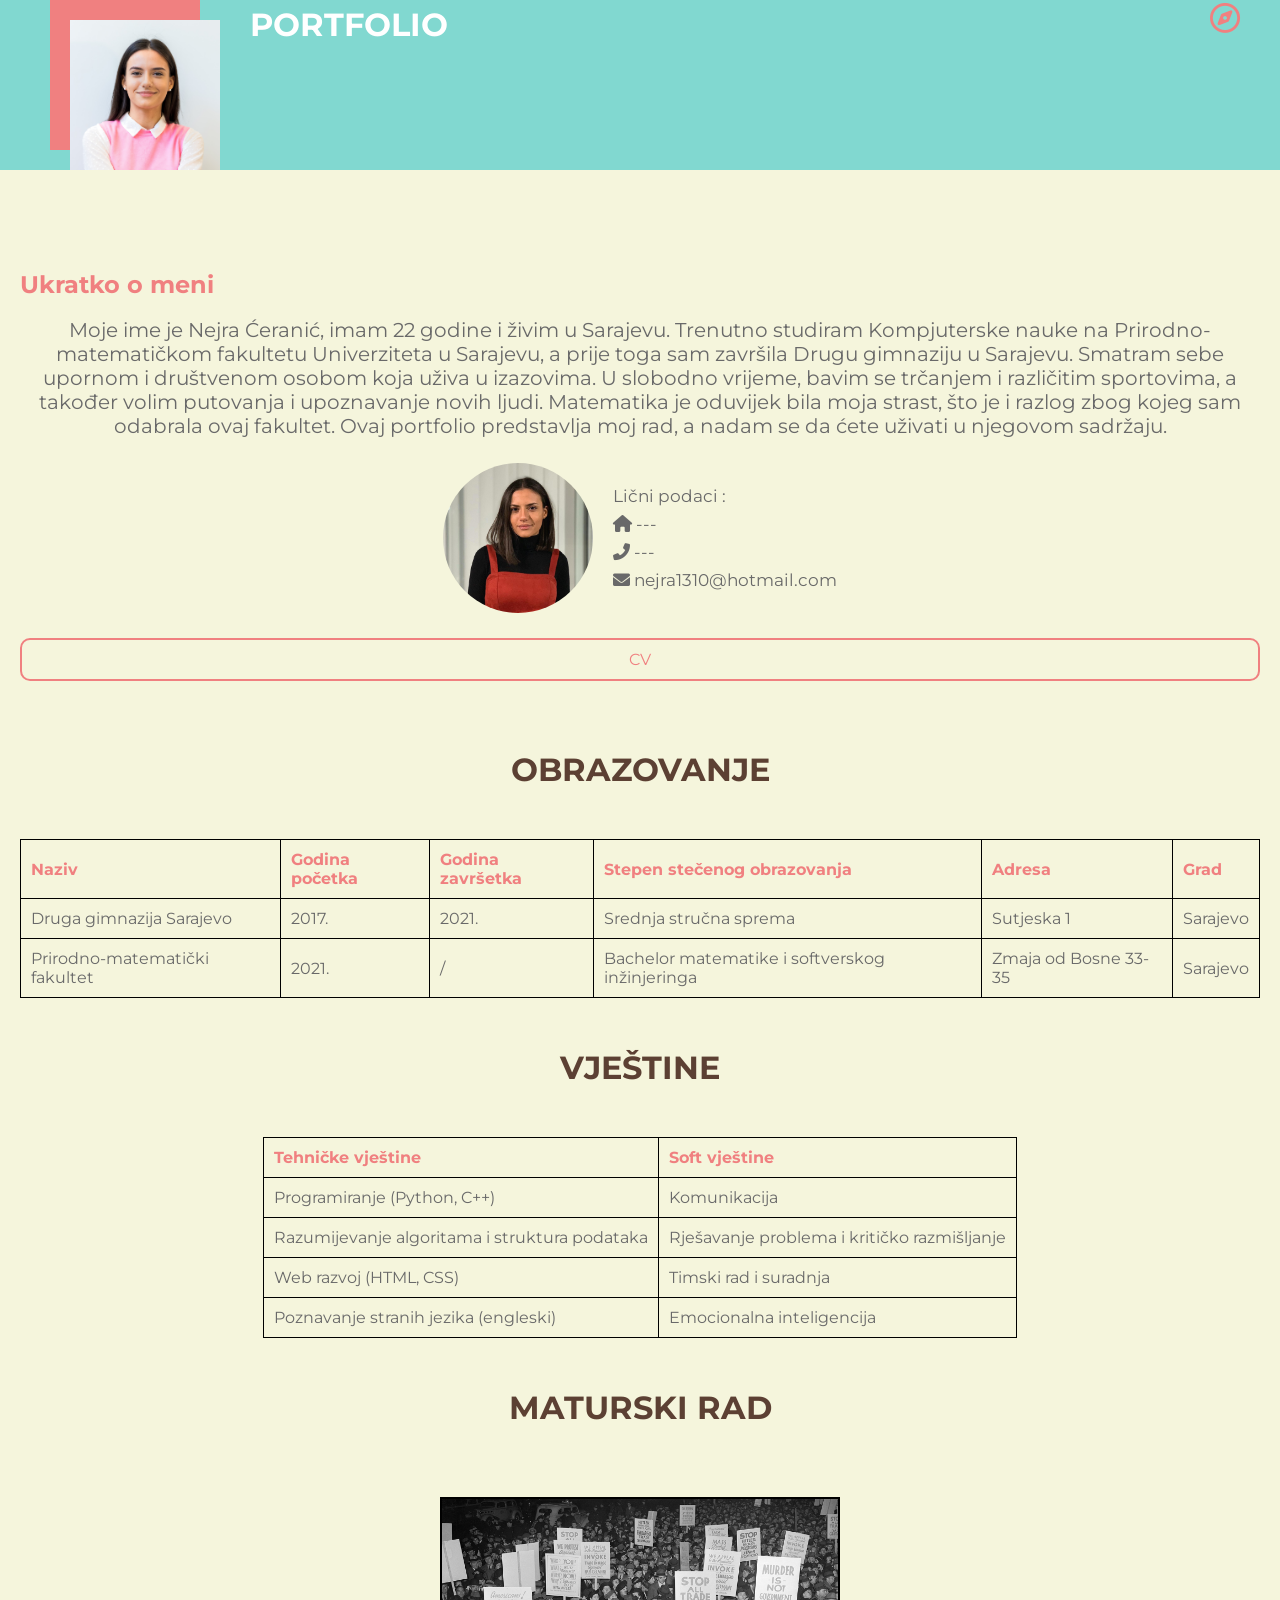
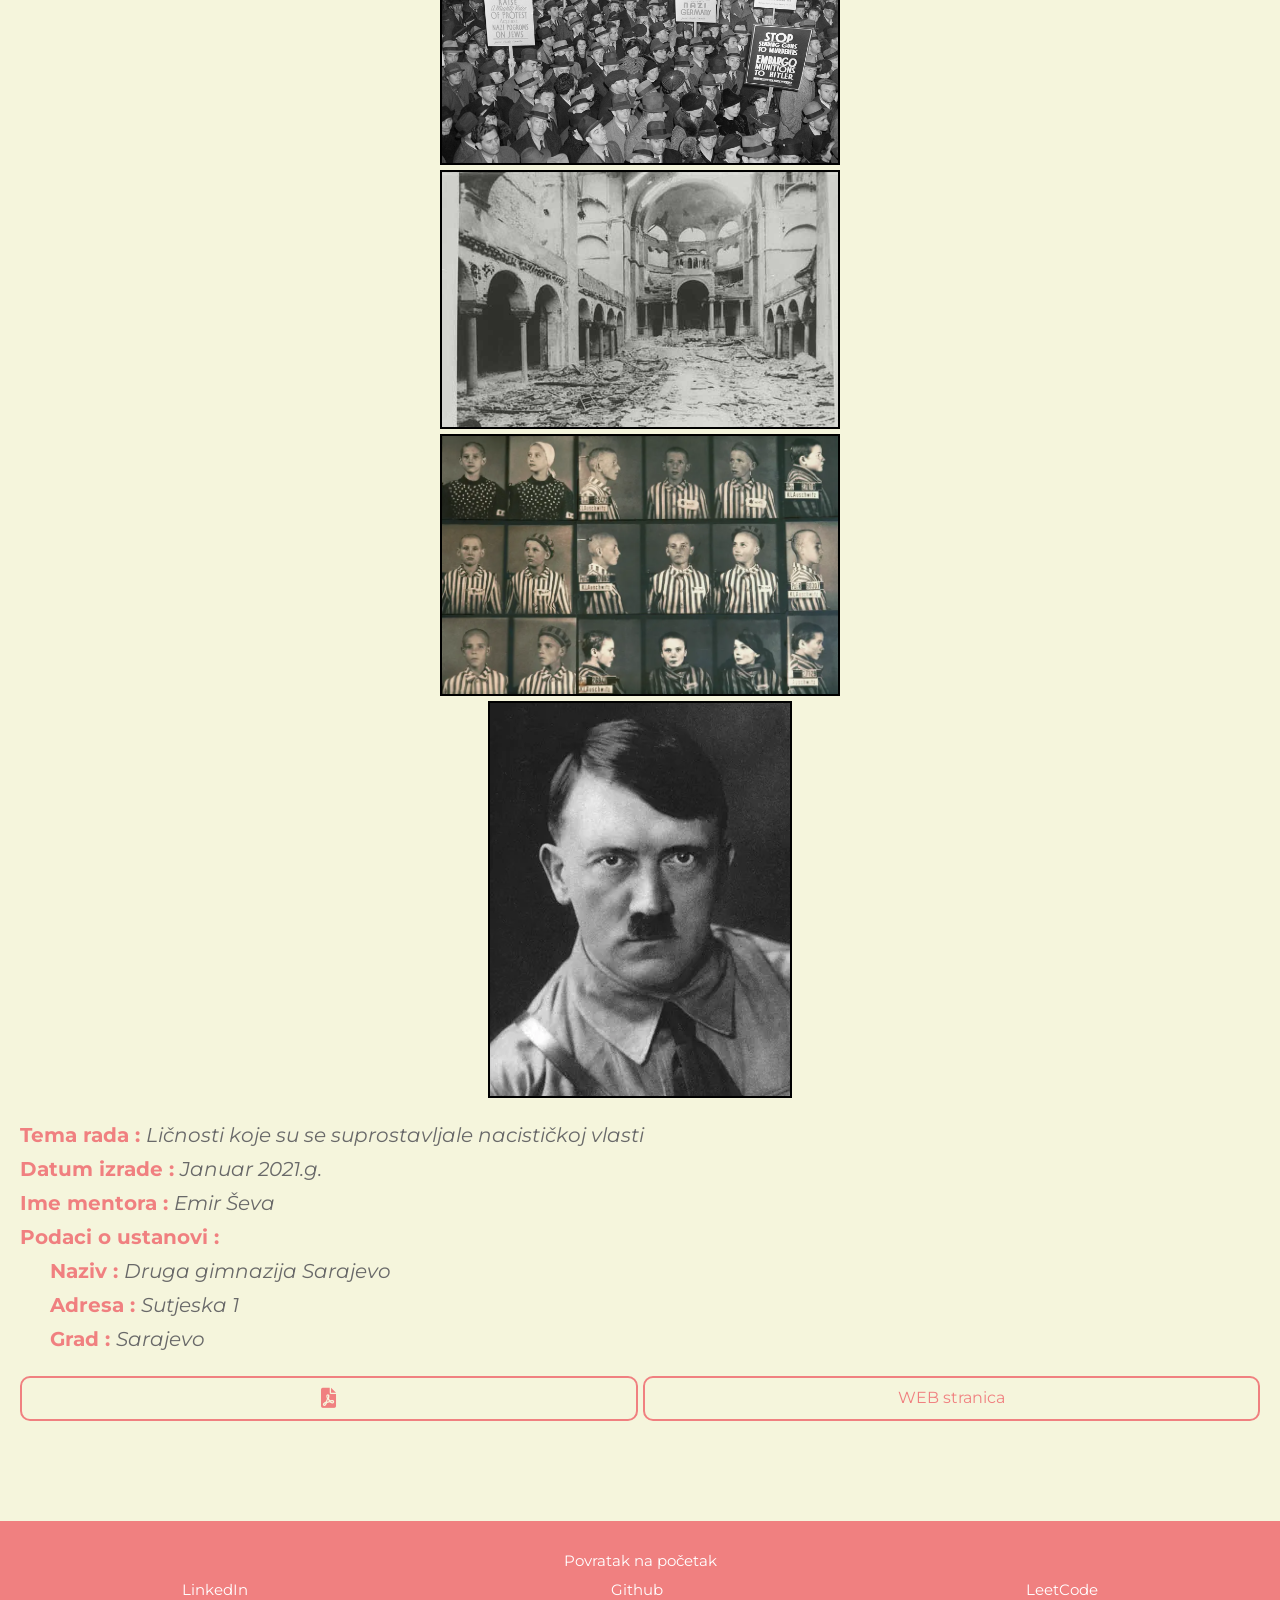
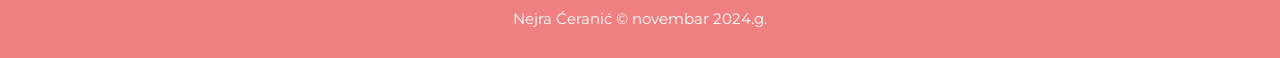
<file: index.html>
<!DOCTYPE html>
<html>
<head>
	<meta charset="utf-8">
	<!-- CSS FAJLOVI -->
	<link rel="stylesheet" href="headerfooter.css"> 
	<link rel="stylesheet" href="stil.css">

	<meta name="viewport" content="width=device-width, initial-scale=1">
	<title>Portfolio</title>
	<!-- IKONA U TABU -->
	<link rel="icon" type="image/x-icon" href="https://static-00.iconduck.com/assets.00/heart-small-icon-512x429-018334do.png">
	<!-- UBRZAVAJU UCITAVANJE GOOGLE FONTOVA -->
	<link rel="preconnect" href="https://fonts.googleapis.com">
	<link rel="preconnect" href="https://fonts.gstatic.com" crossorigin>
	<!--  GOOGLE FONT -->
	<link href="https://fonts.googleapis.com/css2?family=Montserrat:ital,wght@0,100..900;1,100..900&display=swap" rel="stylesheet"> 
  	<!-- Povezivanje Font Awesome biblioteke -->
  	<link rel="stylesheet" href="https://cdnjs.cloudflare.com/ajax/libs/font-awesome/6.0.0-beta3/css/all.min.css">


	
</head>
<body>
	<nav>
		<input type="checkbox" id="check" class="menu">
		<label for="check" class="menu">
			<i class="fa-regular fa-compass"></i>
		</label>
		<a href="index.html"><img src="img/maturska-slika.JPG"></a>
		<div class="square"></div>
		<label class="naslov">PORTFOLIO</label>
			<ul>
			<li><a href="#biografija">BIOGRAFIJA</a></li>
			<li><a href="projekti.html">PROJEKTI</a></li>
			<li><a href="blog.html">BLOG</a></li>
			<li><a href="galerija1.html">GALERIJA 1</a></li>
			<li><a href="galerija2.html">GALERIJA 2</a></li>
			<!--
			<li>
			<form class="search">
				<i class="fa-solid fa-magnifying-glass" style="color: white;"></i>
				<input class="search-input" type="search" placeholder="Search">
			</form>
			</li>
			-->
			</ul>
	</nav>

	<main>
		<h2 id="biografija" style="color: lightcoral;">Ukratko o meni</h2></br>

		<p>
			Moje ime je Nejra Ćeranić, imam 22 godine i živim u Sarajevu. Trenutno studiram Kompjuterske nauke na Prirodno-matematičkom fakultetu Univerziteta u Sarajevu, a prije toga sam završila Drugu gimnaziju u Sarajevu. Smatram sebe upornom i društvenom osobom koja uživa u izazovima. U slobodno vrijeme, bavim se trčanjem i različitim sportovima, a također volim putovanja i upoznavanje novih ljudi. Matematika je oduvijek bila moja strast, što je i razlog zbog kojeg sam odabrala ovaj fakultet. Ovaj portfolio predstavlja moj rad, a nadam se da ćete uživati u njegovom sadržaju.
		</p>

		<div class="meni-container">
		<img src="img/slika2.jpg">
			<div class="lista">
				<div>Lični podaci :</div>
				<div><i class="fas fa-home"></i> --- </div>
				<div><i class="fas fa-phone-alt"></i> ---</div>
				<div><i class="fas fa-envelope"></i> nejra1310@hotmail.com</div>
			</div>
		</div>
		<div class="linkovi">
			<a class="box" href="PDF DOKUMENTI/Nejra Ceranic CV.pdf" target="_blank">CV</a>
		</div></br>
		<h1>OBRAZOVANJE</h1>
		<div id="trebasmanjiti">
		<table>
  			<tr>
    			<th>Naziv</th>
    			<th>Godina početka</th>
    			<th>Godina završetka</th>
    			<th>Stepen stečenog obrazovanja</th>
    			<th>Adresa</th>
    			<th>Grad</th>
  			</tr>
  			<tr>
  				<td>Druga gimnazija Sarajevo</td>
  				<td>2017.</td>
  				<td>2021.</td>
  				<td>Srednja stručna sprema</td>
  				<td>Sutjeska 1</td>
  				<td>Sarajevo</td>
  			</tr>
  			<tr>
  				<td>Prirodno-matematički fakultet</td>
  				<td>2021.</td>
  				<td>/</td>
  				<td>Bachelor matematike i softverskog inžinjeringa</td>
  				<td>Zmaja od Bosne 33-35</td>
  				<td>Sarajevo</td>
  			</tr>
		</table>
	</div>
		<h1>VJEŠTINE</h1>
		<table>
  			<tr>
    			<th>Tehničke vještine</th>
    			<th>Soft vještine</th>
  			</tr>
  			<tr>
  				<td>Programiranje (Python, C++)</td>
  				<td>Komunikacija</td>
  			</tr>
  			<tr>
  				<td>Razumijevanje algoritama i struktura podataka</td>
  				<td>Rješavanje problema i kritičko razmišljanje</td>
  			</tr>
  			<tr>
  				<td>Web razvoj (HTML, CSS)</td>
  				<td>Timski rad i suradnja</td>
  			</tr>
  			<tr>
  				<td>Poznavanje stranih jezika (engleski)</td>
  				<td>Emocionalna inteligencija</td>
  			</tr>

		</table>

		<div class="item">
			<h1>MATURSKI RAD</h1>
			<div class="slike-item">
				<img src="img/MRslika1.jpeg">
				<img id="briši" src="img/MRslika2.jpg">
				<img id="briši" src="img/MRslika3.webp">
				<img id="briši" src="img/MRslika4.webp">
			</div>
			<div class="tekst-maturski">
					<div><strong>Tema rada : </strong><i>Ličnosti koje su se suprostavljale nacističkoj vlasti</i></div>
					<div><strong>Datum izrade : </strong><i>Januar 2021.g.</i></div>
					<div><strong>Ime mentora : </strong><i>Emir Ševa</i></div>
					<div><strong>Podaci o ustanovi : </strong></div>
						<section style="padding-left: 30px;">
						<div><strong>Naziv : </strong><i>Druga gimnazija Sarajevo</i></div>
						<div><strong>Adresa : </strong><i>Sutjeska 1</i></div>
						<div><strong>Grad : </strong><i>Sarajevo</i></div>
						</section>
						
					
				
			</div>
			<div class="linkovi">
				<a class="box" href="PDF DOKUMENTI/maturski rad finalni.pdf" target="_blank"><i class="fa-solid fa-file-pdf" style="font-size: 20px;"></i></a>
				<a class="box" href="https://2gimnazija.edu.ba/index.php/bs/" target="_blank">WEB stranica</a>
			</div>
		</div>
		<!--
		<h1>FORMA ZA KONTAKT</h1>
		<div class="forma">
				<input class="izgled" type="text" placeholder="Ime">
				<input class="izgled" type="text" placeholder="Prezime">
				<input class="izgled" type="email" placeholder="E-mail">
				<input class="izgled" type="text" placeholder="Naslov">
				<input class="izgled" type="text" placeholder="Sadržaj">
				<button style="width: 30px; height: 30px; position: relative; border: 1px solid black; border-radius: 50%; float: right; margin-left: 75%;"><i class="fas fa-paper-plane"></i></button>
		</div>
	-->
	</main>


	<footer>
		<a href=#top style="color: white;">Povratak na početak</a>
		<div class="grid-footer">
			<a href="https://www.linkedin.com/in/nejra-ceranic-476173336/" target="_blank">LinkedIn</a>
			<a href="https://github.com/Nejra02" target="_blank">Github</a>
			<a href="https://leetcode.com/u/nejra02/" target="_blank">LeetCode</a>
		</div>
		<a>Nejra Ćeranić &copy novembar 2024.g.</a>
	</footer>
</body>
</html>
</file>
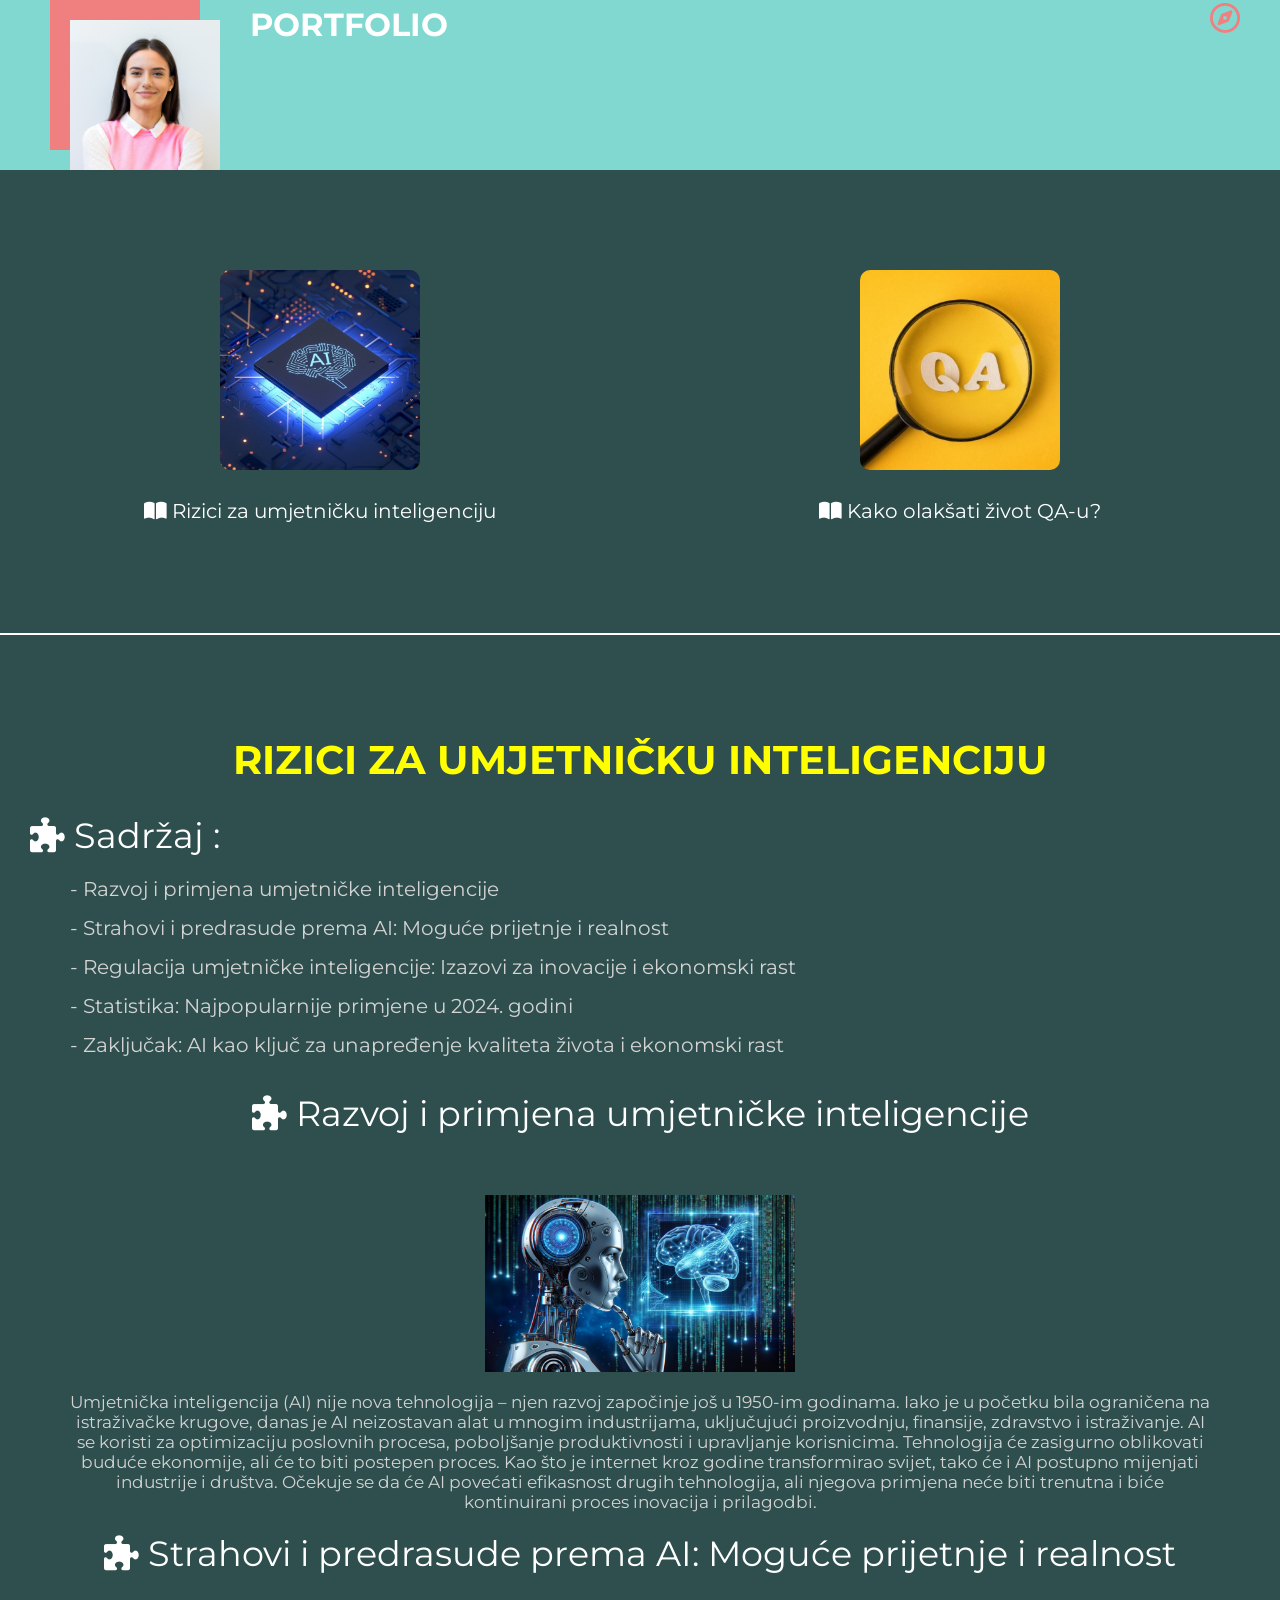
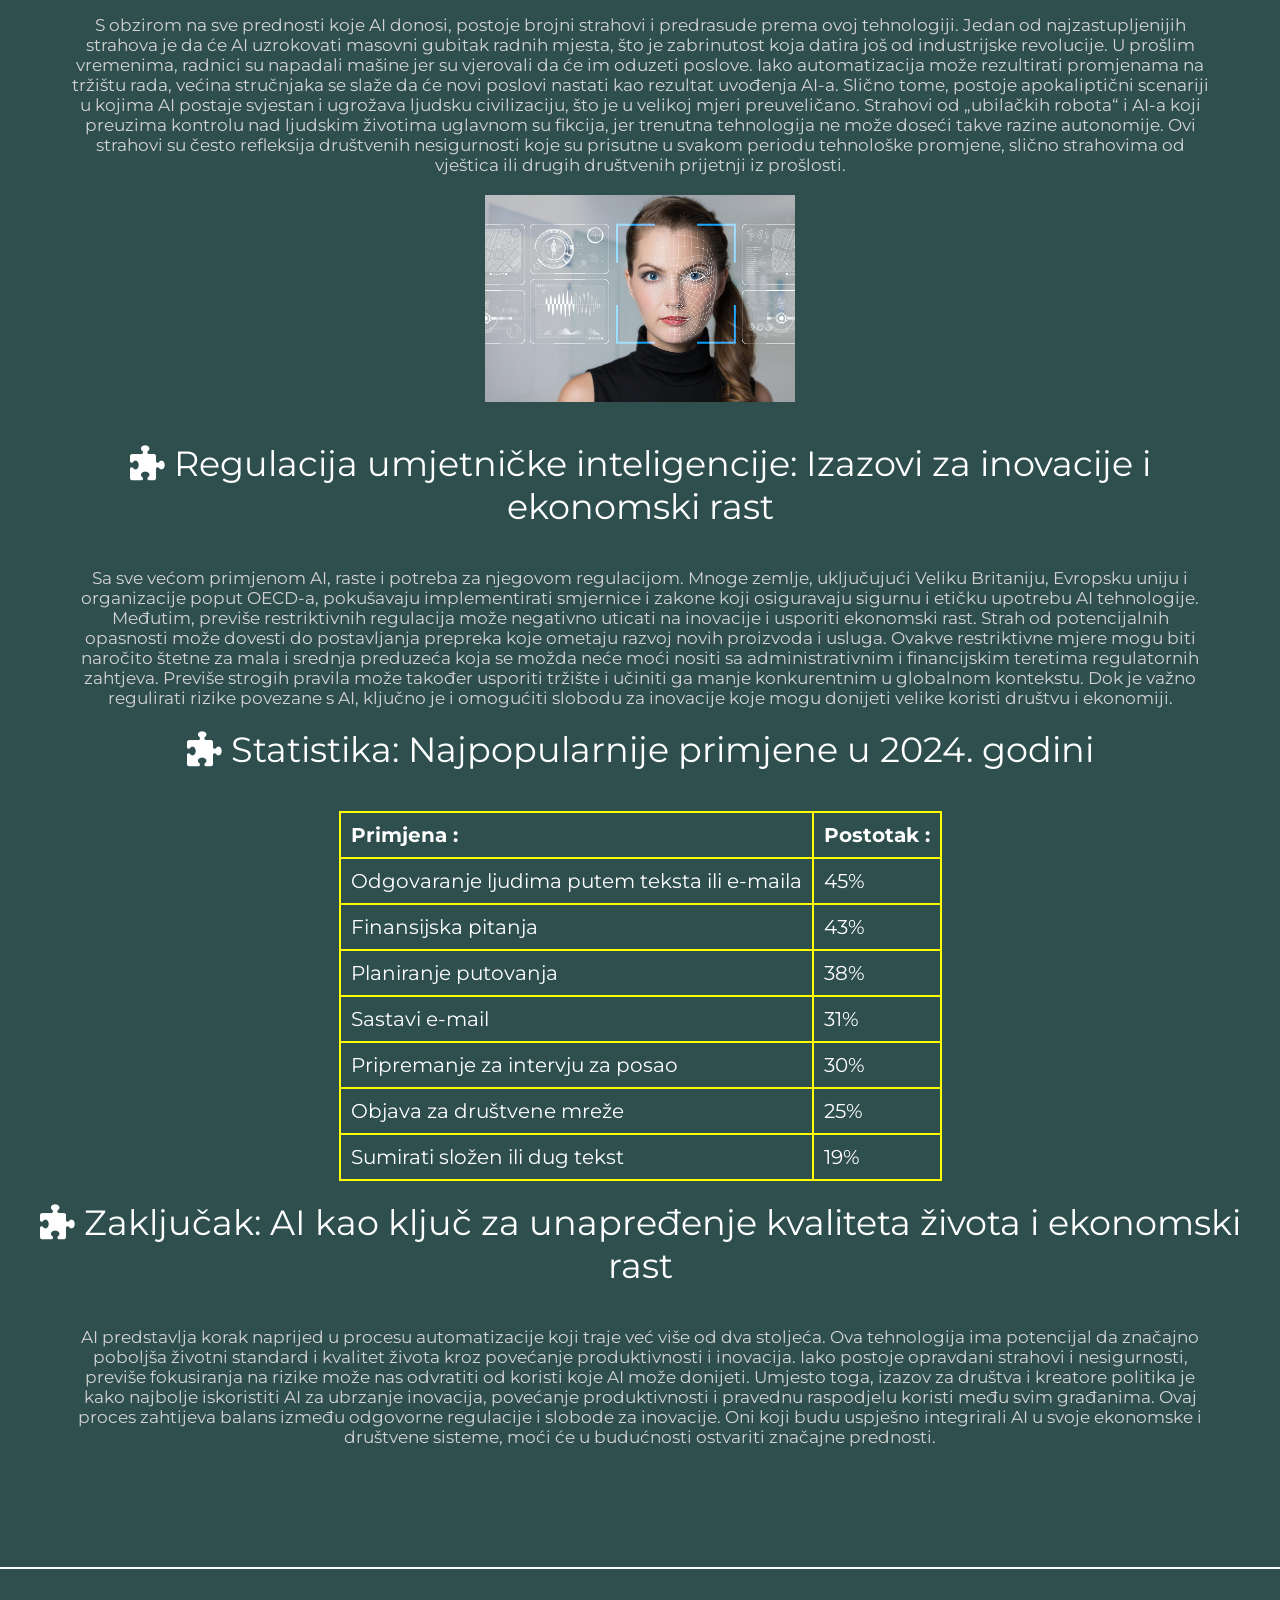
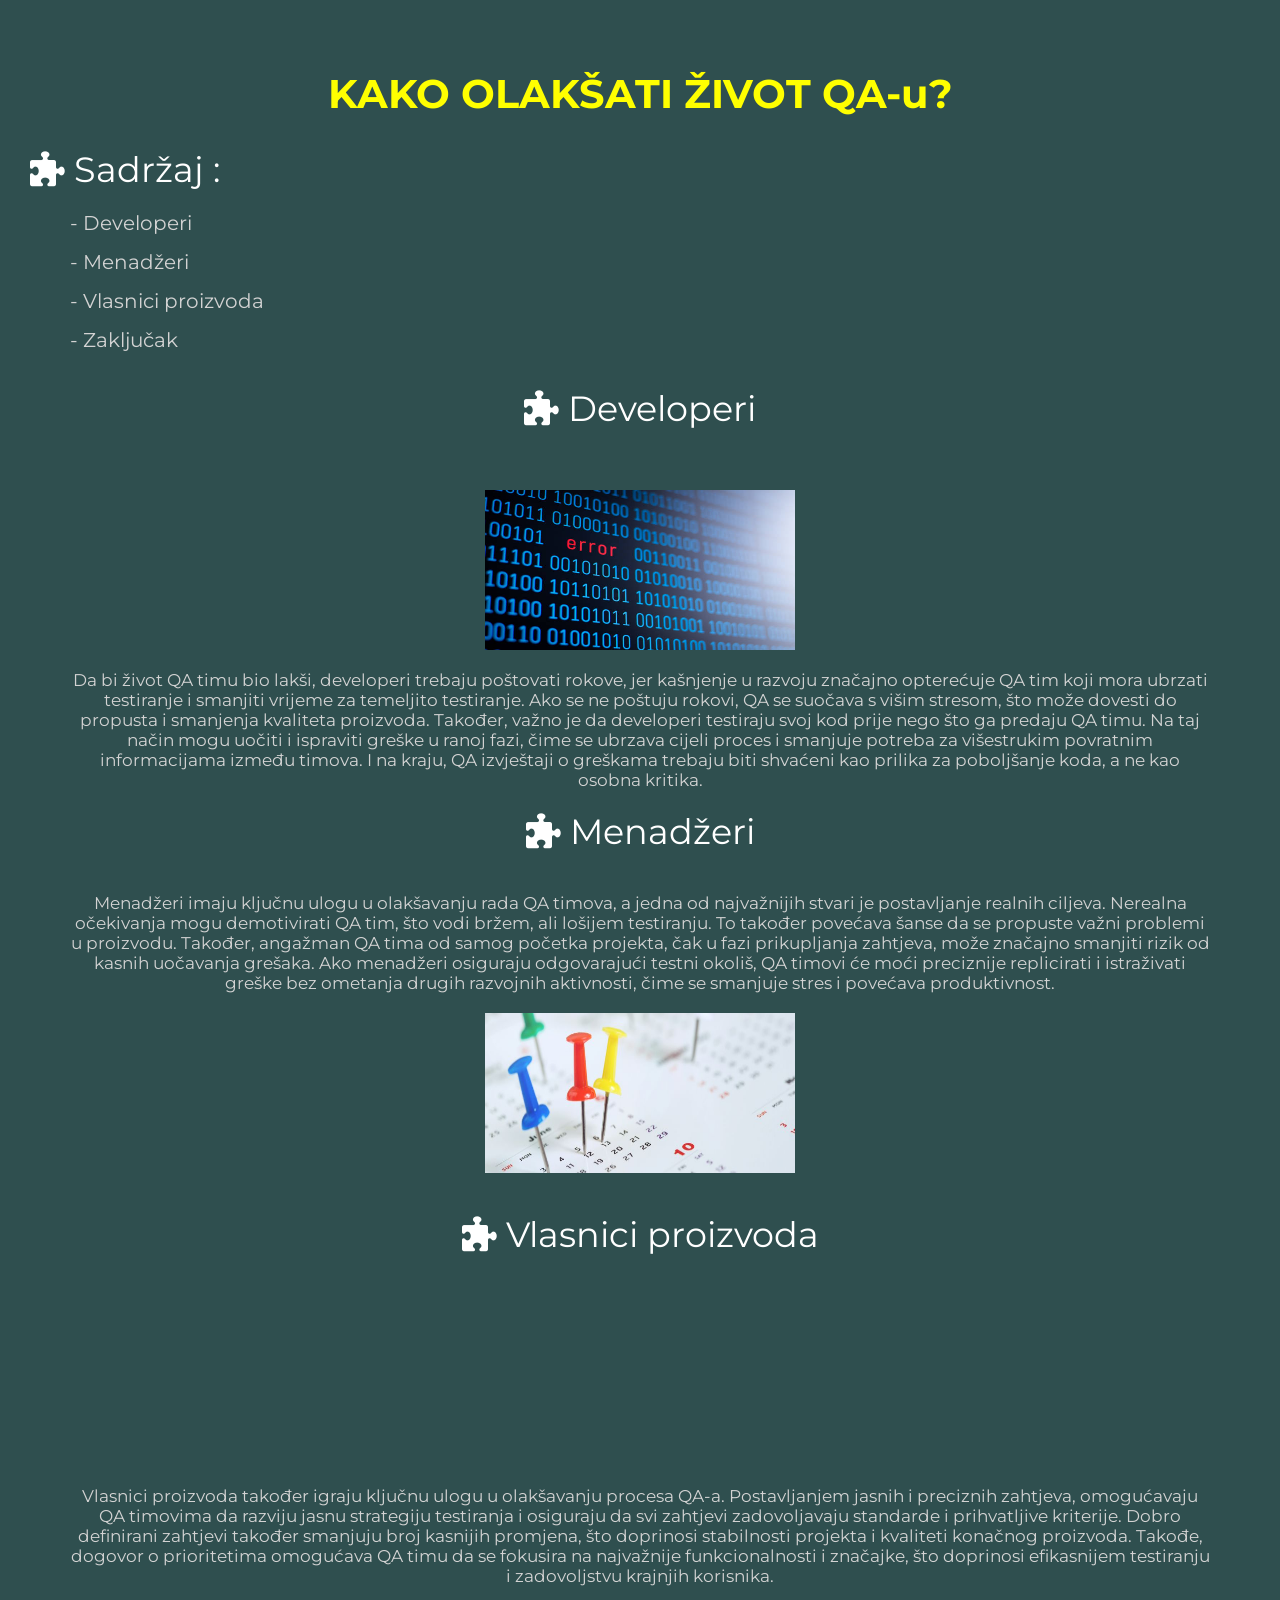
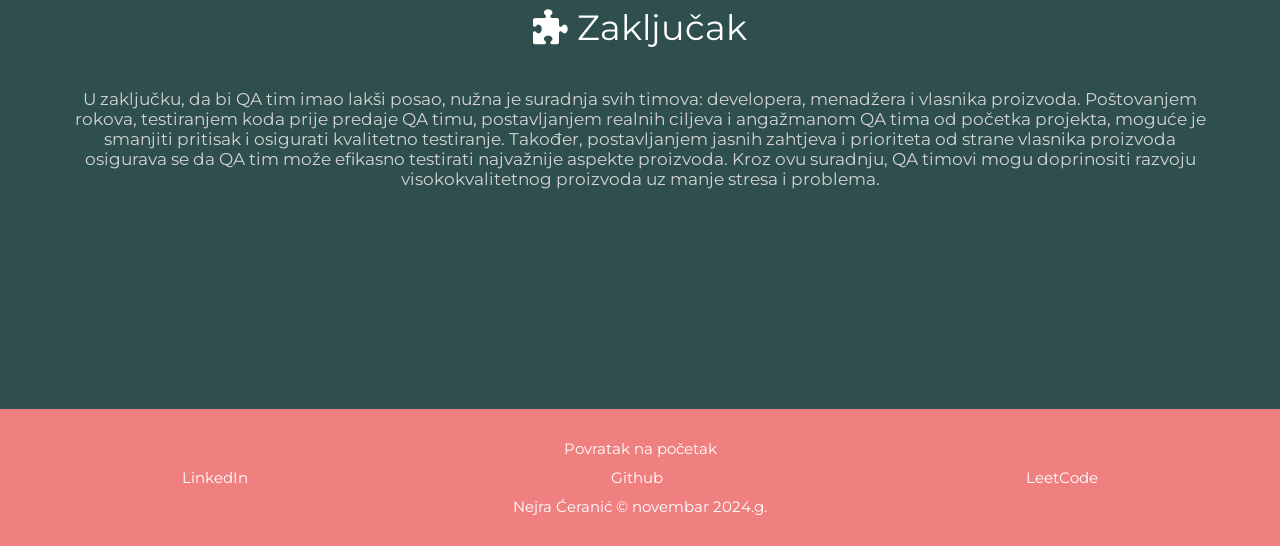
<file: blog.html>
<!DOCTYPE html>
<html>
<head>
	<meta charset="utf-8">
	<!-- CSS FAJLOVI -->
	<link rel="stylesheet" href="headerfooter.css">
	<link rel="stylesheet" href="blog.css">
	<meta name="viewport" content="width=device-width, initial-scale=1">
	<title>Blog</title>
	<!-- IKONA U TABU -->
	<link rel="icon" type="image/x-icon" href="https://static-00.iconduck.com/assets.00/heart-small-icon-512x429-018334do.png">
	<!-- UBRZAVAJU UCITAVANJE GOOGLE FONTOVA -->
	<link rel="preconnect" href="https://fonts.googleapis.com">
	<link rel="preconnect" href="https://fonts.gstatic.com" crossorigin>
	<!--  GOOGLE FONT -->
	<link href="https://fonts.googleapis.com/css2?family=Montserrat:ital,wght@0,100..900;1,100..900&display=swap" rel="stylesheet"> 
  	<!-- Povezivanje Font Awesome biblioteke -->
  	<link rel="stylesheet" href="https://cdnjs.cloudflare.com/ajax/libs/font-awesome/6.0.0-beta3/css/all.min.css">


	
</head>
<body>
	<nav>
		<input type="checkbox" id="check" class="menu">
		<label for="check" class="menu">
			<i class="fa-regular fa-compass"></i>
		</label>
		<a href="index.html"><img src="img/maturska-slika.JPG"></a>
			<div class="square"></div>
		<label class="naslov">PORTFOLIO</label>
			<ul>
			<li><a href="index.html">BIOGRAFIJA</a></li>
			<li><a href="projekti.html">PROJEKTI</a></li>
			<li><a href="blog.html">BLOG</a></li>
			<li><a href="galerija1.html">GALERIJA 1</a></li>
			<li><a href="galerija2.html">GALERIJA 2</a></li>
			<!--
			<li>
			<form class="search">
				<i class="fa-solid fa-magnifying-glass" style="color: white;"></i>
				<input class="search-input" type="search" placeholder="Search">
			</form>
			</li>
			-->
			</ul>
		</label>
	</nav>

	<main>
		<!-- link tema 1 : https://www.csis.org/analysis/real-risk-artificial-intelligence -->
		<div class="topics">
			<div class="item">
			<img src="img-blog/AIslika.jpg">
			<a href="#topic1"></br></br><i class="fas fa-book-open"></i> Rizici za umjetničku inteligenciju</a>
			</div>
			<div class="item">
			<img src="img-blog/QAslika.jpg">
			<a href="#topic2"></br></br><i class="fas fa-book-open"></i> Kako olakšati život QA-u?</a>
			</div>
		</div>
		<hr style="height: 2px; width: 100%; background-color: white; border: none;">
		<div class="tema" id="topic1">
			<p style="font-size: 40px; text-align: center; padding-bottom: 30px; color: #FFFF00;"><strong>RIZICI ZA UMJETNIČKU INTELIGENCIJU</strong></br></p>
			<div class="sadržaj">
				<p style="font-size: 35px; padding-bottom: 20px;"><i class="fa-solid fa-puzzle-piece"></i> Sadržaj :</p>
				<ol>
					<a href="#podnaslov1"><li>- Razvoj i primjena umjetničke inteligencije</li></a>
					<a href="#podnaslov2"><li>- Strahovi i predrasude prema AI: Moguće prijetnje i realnost</li></a>
					<a href="#podnaslov3"><li>- Regulacija umjetničke inteligencije: Izazovi za inovacije i ekonomski rast</li></a>
					<a href="#podnaslov9"><li>- Statistika: Najpopularnije primjene u 2024. godini</li></a>
					<a href="#podnaslov4"><li>- Zaključak: AI kao ključ za unapređenje kvaliteta života i ekonomski rast</li></a>
				</ol>
			</div>
			<p id="podnaslov1" style="font-size: 35px; padding-bottom: 20px; text-align: center;"><i class="fa-solid fa-puzzle-piece"></i> Razvoj i primjena umjetničke inteligencije</p>
			<div class="podnaslov">
				<img src="img-blog/AIslika1.jpg">
				<p class="tekst">Umjetnička inteligencija (AI) nije nova tehnologija – njen razvoj započinje još u 1950-im godinama. Iako je u početku bila ograničena na istraživačke krugove, danas je AI neizostavan alat u mnogim industrijama, uključujući proizvodnju, finansije, zdravstvo i istraživanje. AI se koristi za optimizaciju poslovnih procesa, poboljšanje produktivnosti i upravljanje korisnicima. Tehnologija će zasigurno oblikovati buduće ekonomije, ali će to biti postepen proces. Kao što je internet kroz godine transformirao svijet, tako će i AI postupno mijenjati industrije i društva. Očekuje se da će AI povećati efikasnost drugih tehnologija, ali njegova primjena neće biti trenutna i biće kontinuirani proces inovacija i prilagodbi.</p>
			</div>
			<p id="podnaslov2" style="font-size: 35px; padding-bottom: 20px; text-align: center;"><i class="fa-solid fa-puzzle-piece"></i> Strahovi i predrasude prema AI: Moguće prijetnje i realnost</p>
			<div class="podnaslov">
				<p class="tekst">S obzirom na sve prednosti koje AI donosi, postoje brojni strahovi i predrasude prema ovoj tehnologiji. Jedan od najzastupljenijih strahova je da će AI uzrokovati masovni gubitak radnih mjesta, što je zabrinutost koja datira još od industrijske revolucije. U prošlim vremenima, radnici su napadali mašine jer su vjerovali da će im oduzeti poslove. Iako automatizacija može rezultirati promjenama na tržištu rada, većina stručnjaka se slaže da će novi poslovi nastati kao rezultat uvođenja AI-a. Slično tome, postoje apokaliptični scenariji u kojima AI postaje svjestan i ugrožava ljudsku civilizaciju, što je u velikoj mjeri preuveličano. Strahovi od „ubilačkih robota“ i AI-a koji preuzima kontrolu nad ljudskim životima uglavnom su fikcija, jer trenutna tehnologija ne može doseći takve razine autonomije. Ovi strahovi su često refleksija društvenih nesigurnosti koje su prisutne u svakom periodu tehnološke promjene, slično strahovima od vještica ili drugih društvenih prijetnji iz prošlosti.</p>
				<img src="img-blog/AIslika2.jpg">
			</div>
			<p id="podnaslov3" style="font-size: 35px; padding-bottom: 20px; text-align: center;"><i class="fa-solid fa-puzzle-piece"></i> Regulacija umjetničke inteligencije: Izazovi za inovacije i ekonomski rast</p>
			<div class="podnaslov">
				<p class="tekst">Sa sve većom primjenom AI, raste i potreba za njegovom regulacijom. Mnoge zemlje, uključujući Veliku Britaniju, Evropsku uniju i organizacije poput OECD-a, pokušavaju implementirati smjernice i zakone koji osiguravaju sigurnu i etičku upotrebu AI tehnologije. Međutim, previše restriktivnih regulacija može negativno uticati na inovacije i usporiti ekonomski rast. Strah od potencijalnih opasnosti može dovesti do postavljanja prepreka koje ometaju razvoj novih proizvoda i usluga. Ovakve restriktivne mjere mogu biti naročito štetne za mala i srednja preduzeća koja se možda neće moći nositi sa administrativnim i financijskim teretima regulatornih zahtjeva. Previše strogih pravila može također usporiti tržište i učiniti ga manje konkurentnim u globalnom kontekstu. Dok je važno regulirati rizike povezane s AI, ključno je i omogućiti slobodu za inovacije koje mogu donijeti velike koristi društvu i ekonomiji.</p>
			</div>
			<!-- statistika sa stranice : https://www.forbes.com/advisor/business/ai-statistics/ -->
			<p id="podnaslov9" style="font-size: 35px; padding-bottom: 20px; text-align: center;"><i class="fa-solid fa-puzzle-piece"></i> Statistika: Najpopularnije primjene u 2024. godini</p>
			<div class="podnaslov">
				<table class="sadržaj2">
  				<tr>
    				<th>Primjena :</th>
    				<th>Postotak :</th>
    			</tr>
  				<tr>
    				<td>Odgovaranje ljudima putem teksta ili e-maila</td>
    				<td>45%</td>
  				</tr>
  				<tr>
    				<td>Finansijska pitanja</td>
    				<td>43%</td>
  				</tr>
  				<tr>
    				<td>Planiranje putovanja</td>
    				<td>38%</td>
  				</tr>
  				<tr>
    				<td>Sastavi e-mail</td>
    				<td>31%</td>
  				</tr>
  				<tr>
    				<td>Pripremanje za intervju za posao</td>
    				<td>30%</td>
  				</tr>
  				<tr>
    				<td>Objava za društvene mreže</td>
    				<td>25%</td>
  				</tr>
  				<tr>
    				<td>Sumirati složen ili dug tekst</td>
    				<td>19%</td>
  				</tr>

			</table>
			</div>
			<p id="podnaslov4" style="font-size: 35px; padding-bottom: 20px; text-align: center;"><i class="fa-solid fa-puzzle-piece"></i> Zaključak: AI kao ključ za unapređenje kvaliteta života i ekonomski rast</p>
			<div class="podnaslov">
				<p class="tekst">AI predstavlja korak naprijed u procesu automatizacije koji traje već više od dva stoljeća. Ova tehnologija ima potencijal da značajno poboljša životni standard i kvalitet života kroz povećanje produktivnosti i inovacija. Iako postoje opravdani strahovi i nesigurnosti, previše fokusiranja na rizike može nas odvratiti od koristi koje AI može donijeti. Umjesto toga, izazov za društva i kreatore politika je kako najbolje iskoristiti AI za ubrzanje inovacija, povećanje produktivnosti i pravednu raspodjelu koristi među svim građanima. Ovaj proces zahtijeva balans između odgovorne regulacije i slobode za inovacije. Oni koji budu uspješno integrirali AI u svoje ekonomske i društvene sisteme, moći će u budućnosti ostvariti značajne prednosti.</p>
			</div>
		</div>

		<hr style="height: 2px; width: 100%; background-color: white; border: none;">
		<!-- link tema 2 : https://www.outecho.com/blog/how-to-make-a-qas-life-easier-->
		
		<div class="tema" id="topic2">
			<p style="font-size: 40px; text-align: center; padding-bottom: 30px; color: #FFFF00;"><strong>KAKO OLAKŠATI ŽIVOT QA-u?</strong></br></p>
			<div class="sadržaj">
				<p style="font-size: 35px; padding-bottom: 20px;"><i class="fa-solid fa-puzzle-piece"></i> Sadržaj :</p>
				<ol>
					<a href="#podnaslov5"><li>- Developeri</li></a>
					<a href="#podnaslov6"><li>- Menadžeri</li></a>
					<a href="#podnaslov7"><li>- Vlasnici proizvoda</li></a>
					<a href="#podnaslov8"><li>- Zaključak</li></a>
				</ol>
			</div>
			<p id="podnaslov5" style="font-size: 35px; padding-bottom: 20px; text-align: center;"><i class="fa-solid fa-puzzle-piece"></i> Developeri</p>
			<div class="podnaslov">
				<img src="img-blog/QAslika1.jpg" style="height: 200px;">
				<p class="tekst">Da bi život QA timu bio lakši, developeri trebaju poštovati rokove, jer kašnjenje u razvoju značajno opterećuje QA tim koji mora ubrzati testiranje i smanjiti vrijeme za temeljito testiranje. Ako se ne poštuju rokovi, QA se suočava s višim stresom, što može dovesti do propusta i smanjenja kvaliteta proizvoda. Također, važno je da developeri testiraju svoj kod prije nego što ga predaju QA timu. Na taj način mogu uočiti i ispraviti greške u ranoj fazi, čime se ubrzava cijeli proces i smanjuje potreba za višestrukim povratnim informacijama između timova. I na kraju, QA izvještaji o greškama trebaju biti shvaćeni kao prilika za poboljšanje koda, a ne kao osobna kritika.</p>
			</div>
			<p id="podnaslov6" style="font-size: 35px; padding-bottom: 20px; text-align: center;"><i class="fa-solid fa-puzzle-piece"></i> Menadžeri</p>
			<div class="podnaslov">
				<p class="tekst">Menadžeri imaju ključnu ulogu u olakšavanju rada QA timova, a jedna od najvažnijih stvari je postavljanje realnih ciljeva. Nerealna očekivanja mogu demotivirati QA tim, što vodi bržem, ali lošijem testiranju. To također povećava šanse da se propuste važni problemi u proizvodu. Također, angažman QA tima od samog početka projekta, čak u fazi prikupljanja zahtjeva, može značajno smanjiti rizik od kasnih uočavanja grešaka. Ako menadžeri osiguraju odgovarajući testni okoliš, QA timovi će moći preciznije replicirati i istraživati greške bez ometanja drugih razvojnih aktivnosti, čime se smanjuje stres i povećava produktivnost.</p>
				<img src="img-blog/QAslika2.jpg" style="height: 200px;">
			</div>
			<p id="podnaslov7" style="font-size: 35px; padding-bottom: 20px; text-align: center;"><i class="fa-solid fa-puzzle-piece"></i> Vlasnici proizvoda</p>
			<div class="podnaslov">
				<!-- CHAT GPT KOD ZA UPLOAD YOUTUBE VIDEA -->
				<iframe width="560" height="315" src="https://www.youtube.com/embed/lyydVZI-Jdc" frameborder="0" allow="accelerometer; autoplay; encrypted-media; gyroscope; picture-in-picture" allowfullscreen></iframe>
				
				<p class="tekst">Vlasnici proizvoda također igraju ključnu ulogu u olakšavanju procesa QA-a. Postavljanjem jasnih i preciznih zahtjeva, omogućavaju QA timovima da razviju jasnu strategiju testiranja i osiguraju da svi zahtjevi zadovoljavaju standarde i prihvatljive kriterije. Dobro definirani zahtjevi također smanjuju broj kasnijih promjena, što doprinosi stabilnosti projekta i kvaliteti konačnog proizvoda. Takođe, dogovor o prioritetima omogućava QA timu da se fokusira na najvažnije funkcionalnosti i značajke, što doprinosi efikasnijem testiranju i zadovoljstvu krajnjih korisnika.</p>
			</div>
			<p id="podnaslov8" style="font-size: 35px; padding-bottom: 20px; text-align: center;"><i class="fa-solid fa-puzzle-piece"></i> Zaključak</p>
			<div class="podnaslov">
				<p class="tekst">U zaključku, da bi QA tim imao lakši posao, nužna je suradnja svih timova: developera, menadžera i vlasnika proizvoda. Poštovanjem rokova, testiranjem koda prije predaje QA timu, postavljanjem realnih ciljeva i angažmanom QA tima od početka projekta, moguće je smanjiti pritisak i osigurati kvalitetno testiranje. Također, postavljanjem jasnih zahtjeva i prioriteta od strane vlasnika proizvoda osigurava se da QA tim može efikasno testirati najvažnije aspekte proizvoda. Kroz ovu suradnju, QA timovi mogu doprinositi razvoju visokokvalitetnog proizvoda uz manje stresa i problema.</p>
			</div>
		</div>
		
	</main>

	
	<footer style="background-color: lightcoral; text-align: center; color: white;">
		<a href=#top style="color: white; background-color: lightcoral;">Povratak na početak</a>
		<div class="grid-footer">
			<a class="item1" href="https://www.linkedin.com/in/nejra-ceranic-476173336/" target="_blank">LinkedIn</a>
			<a class="item2" href="https://github.com/Nejra02" target="_blank">Github</a>
			<a class="item3" href="https://leetcode.com/u/nejra02/" target="_blank">LeetCode</a>
		</div>
		Nejra Ćeranić &copy novembar 2024.g.
	</footer>
	
</body>
</html>
</file>
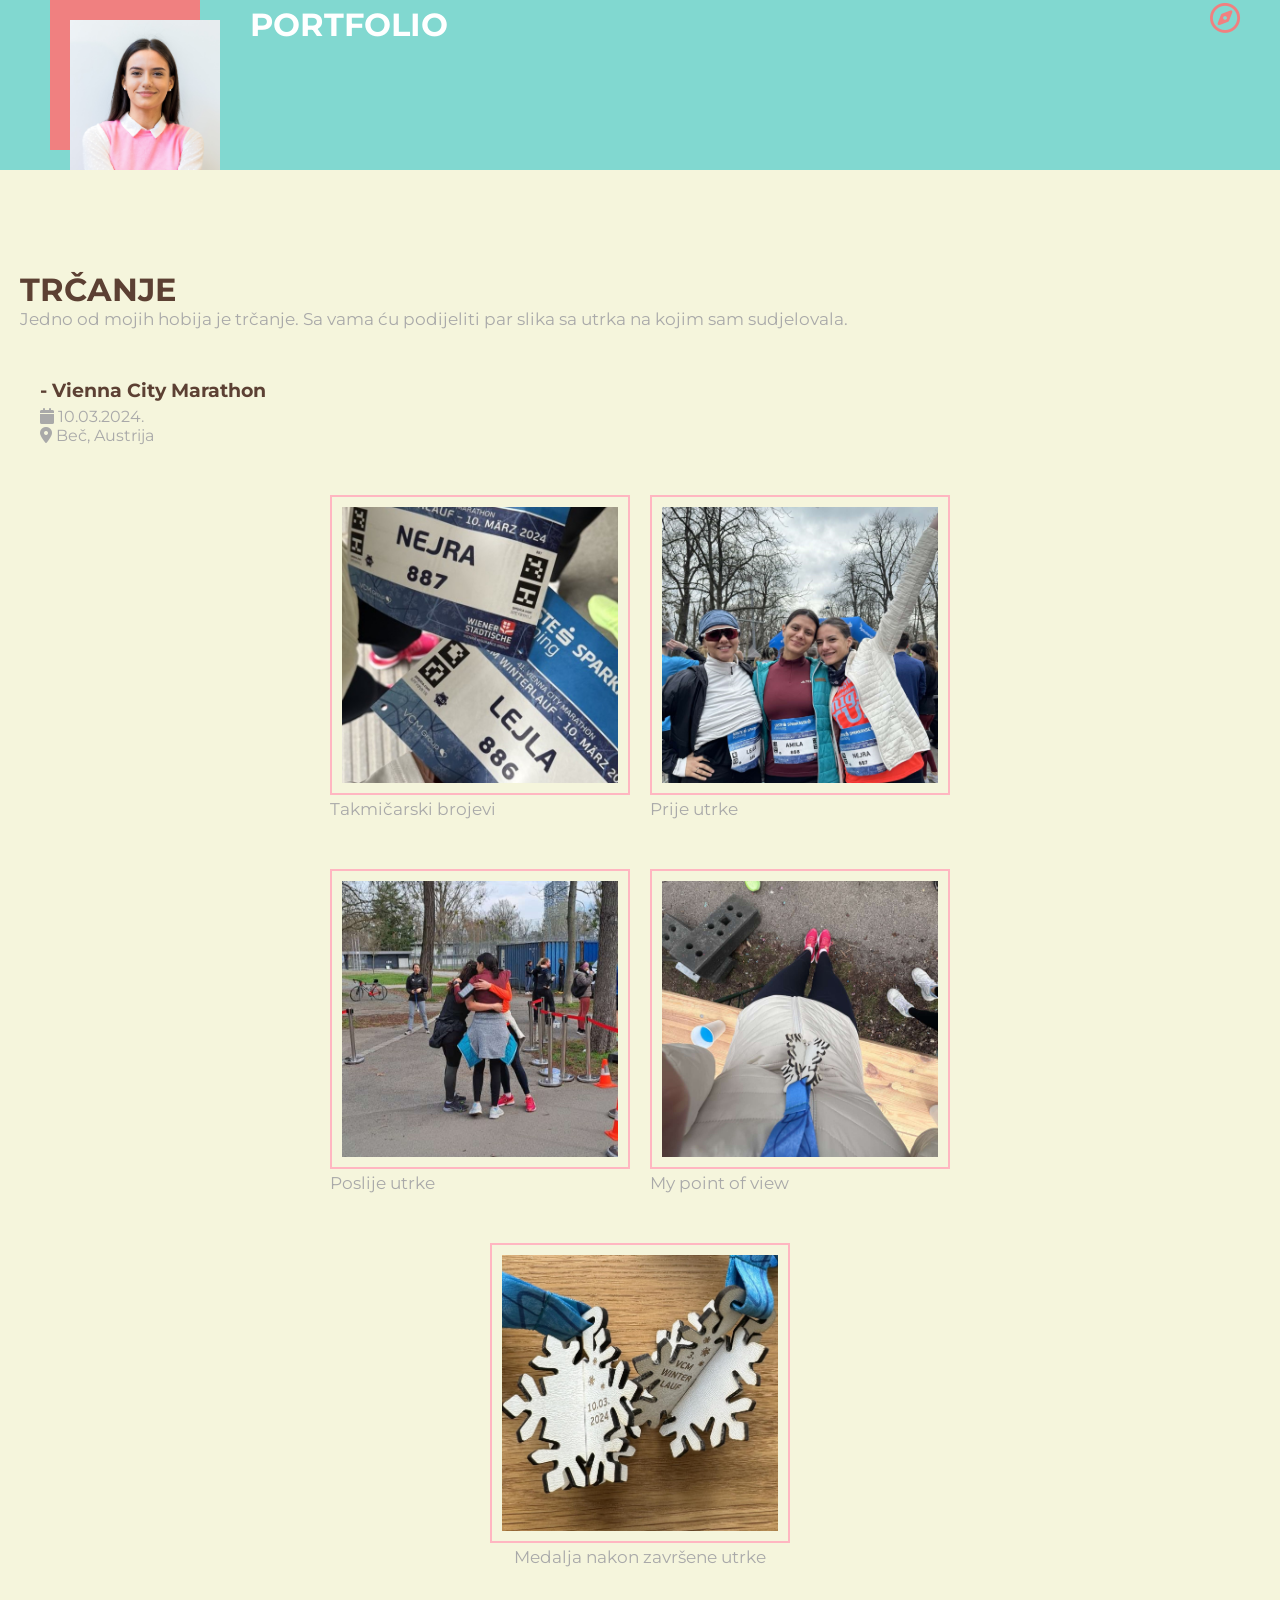
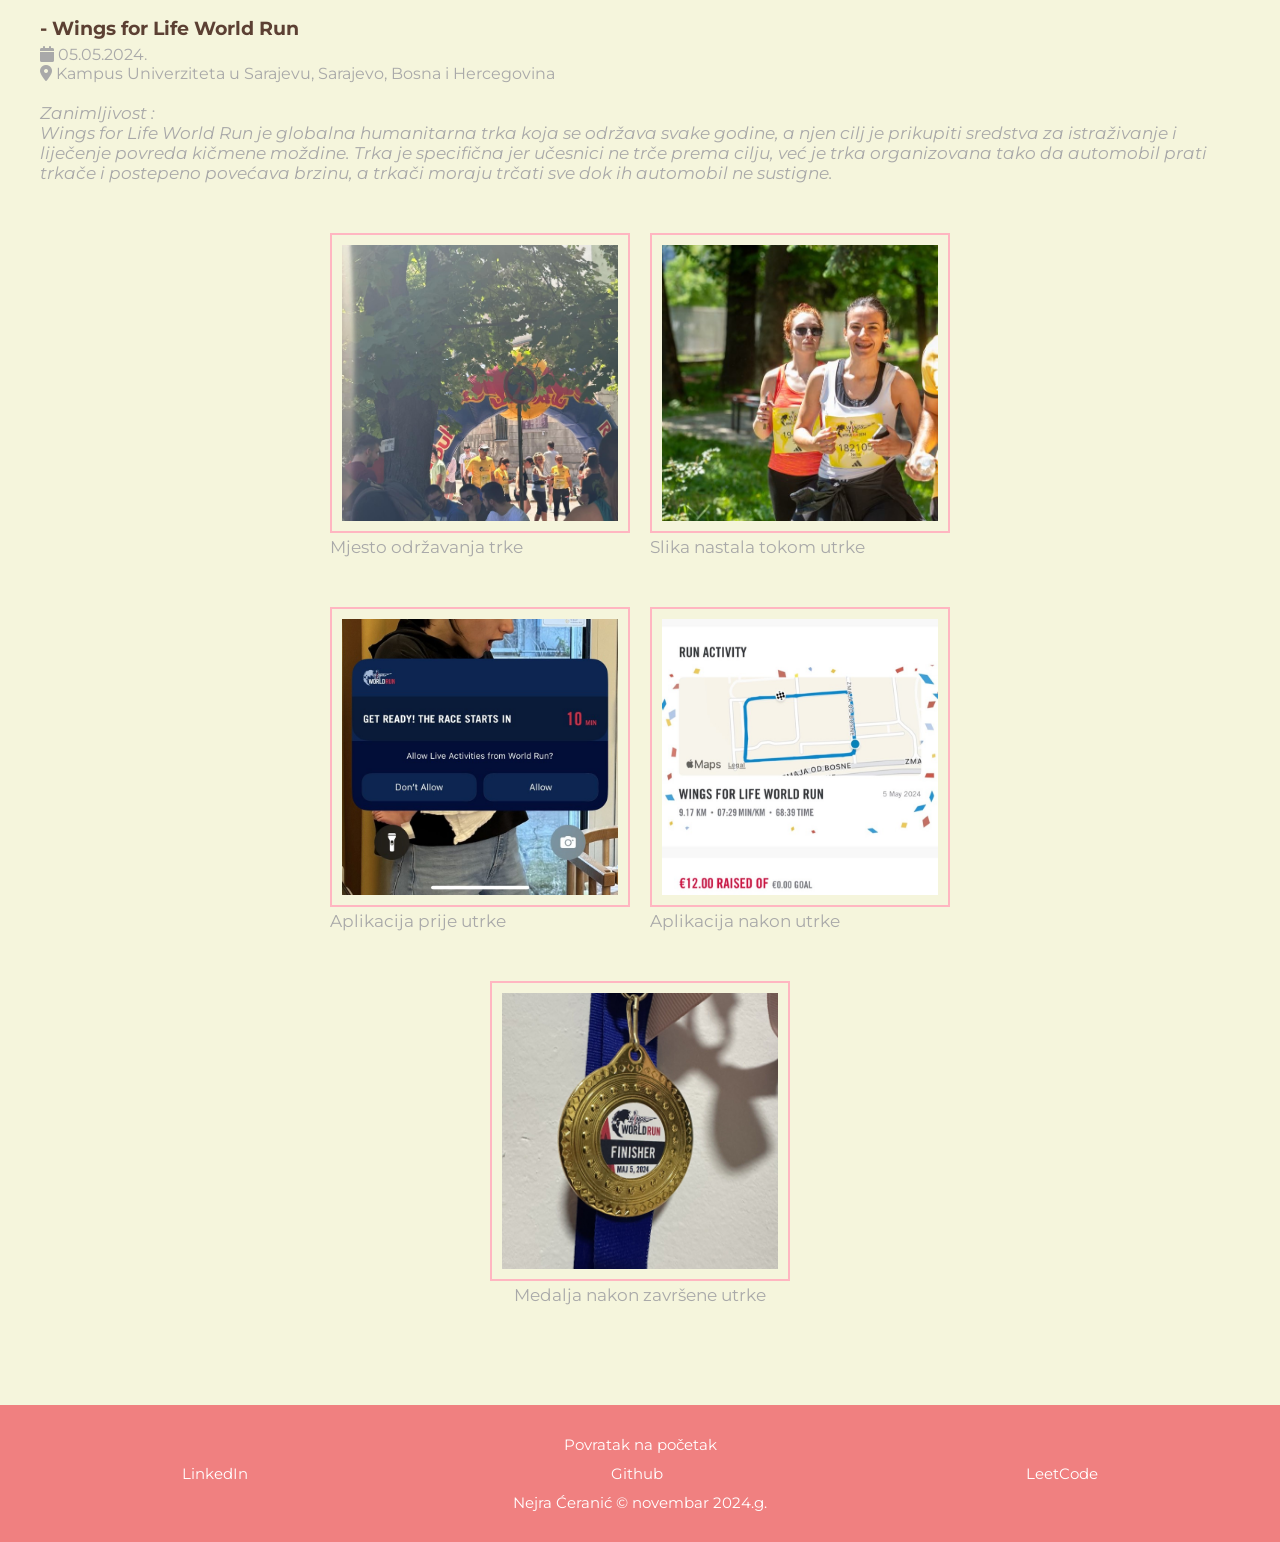
<file: galerija1.html>
<!DOCTYPE html>
<html>
<head>
	<meta charset="utf-8">
	<!-- CSS FAJLOVI -->
	<link rel="stylesheet" href="headerfooter.css">
	<link rel="stylesheet" href="galerija1.css">
	<meta name="viewport" content="width=device-width, initial-scale=1">
	<title>Galerija 1</title>
	<!-- IKONA U TABU -->
	<link rel="icon" type="image/x-icon" href="https://static-00.iconduck.com/assets.00/heart-small-icon-512x429-018334do.png">
	<!-- UBRZAVAJU UCITAVANJE GOOGLE FONTOVA -->
	<link rel="preconnect" href="https://fonts.googleapis.com">
	<link rel="preconnect" href="https://fonts.gstatic.com" crossorigin>
	<!--  GOOGLE FONT -->
	<link href="https://fonts.googleapis.com/css2?family=Montserrat:ital,wght@0,100..900;1,100..900&display=swap" rel="stylesheet"> 
  	<!-- Povezivanje Font Awesome biblioteke -->
  	<link rel="stylesheet" href="https://cdnjs.cloudflare.com/ajax/libs/font-awesome/6.0.0-beta3/css/all.min.css">


	
</head>
<body>
	<nav>
		<input type="checkbox" id="check" class="menu">
		<label for="check" class="menu">
			<i class="fa-regular fa-compass"></i>
		</label>
		<a href="index.html"><img src="img/maturska-slika.JPG"></a>
			<div class="square"></div>
		<label class="naslov">PORTFOLIO</label>
			<ul>
			<li><a href="index.html">BIOGRAFIJA</a></li>
			<li><a href="projekti.html">PROJEKTI</a></li>
			<li><a href="blog.html">BLOG</a></li>
			<li><a href="galerija1.html">GALERIJA 1</a></li>
			<li><a href="galerija2.html">GALERIJA 2</a></li>
			<!--
			<li>
			<form class="search">
				<i class="fa-solid fa-magnifying-glass" style="color: white;"></i>
				<input class="search-input" type="search" placeholder="Search">
			</form>
			</li>
			-->
			</ul>
		</label>
	</nav>

	<main>
		<h1 style="color: #5C4033; text-align: left;"><strong>TRČANJE</strong></h1>
		<p>Jedno od mojih hobija je trčanje. Sa vama ću podijeliti par slika sa utrka na kojim sam sudjelovala.</p>
		<div class="paragraf">
			<h3 style="color: #5C4033; text-align: left; padding-bottom: 5px;"><strong>- Vienna City Marathon</strong></h3>
			<i class="fas fa-calendar"></i> 10.03.2024.
			</br>
			<i class="fa fa-map-marker-alt"></i> Beč, Austrija
		</div>
		<div class="slike">
			<div><img src="img-galerija1/vcm1.jpg"><p>Takmičarski brojevi</p></div>
			<div><img src="img-galerija1/vcm3.jpg"><p>Prije utrke</p></div>
		</div>
		<div class="slike">
			<div><img src="img-galerija1/vcm5.jpg"><p>Poslije utrke</p></div>
			<div><img src="img-galerija1/vcm4.jpg"><p>My point of view</p></div>
		</div>
		<div class="slika3"><img src="img-galerija1/vcm2.jpg"><p>Medalja nakon završene utrke</p></div>

		<div class="paragraf">
			<h3 style="color: #5C4033; text-align: left; padding-bottom: 5px;"><strong>- Wings for Life World Run</strong></h3>
			<i class="fas fa-calendar"></i> 05.05.2024.
			</br>
			<i class="fa fa-map-marker-alt"></i> Kampus Univerziteta u Sarajevu, Sarajevo, Bosna i Hercegovina
			<p></br><i>Zanimljivost :</br> Wings for Life World Run je globalna humanitarna trka koja se održava svake godine, a njen cilj je prikupiti sredstva za istraživanje i liječenje povreda kičmene moždine. Trka je specifična jer učesnici ne trče prema cilju, već je trka organizovana tako da automobil prati trkače i postepeno povećava brzinu, a trkači moraju trčati sve dok ih automobil ne sustigne.</i></p>
		</div>
		<div class="slike">
			<div><img src="img-galerija1/wfl1.jpg"><p>Mjesto održavanja trke</p></div>
			<div><img src="img-galerija1/wfl2.jpg"><p>Slika nastala tokom utrke</p></div>
		</div>
		<div class="slike">
			<div><img src="img-galerija1/wfl3.jpg"><p>Aplikacija prije utrke</p></div>
			<div><img src="img-galerija1/wfl4.jpg"><p>Aplikacija nakon utrke</p></div>
		</div>
		<div class="slika3"><img src="img-galerija1/wfl5.jpg"><p>Medalja nakon završene utrke</p></div>
	</main>




	<!-- FOOTER -->
	<footer style="background-color: lightcoral; text-align: center; color: white;">
		<a href=#top style="color: white; background-color: lightcoral;">Povratak na početak</a>
		<div class="grid-footer">
			<a class="item1" href="https://www.linkedin.com/in/nejra-ceranic-476173336/" target="_blank">LinkedIn</a>
			<a class="item2" href="https://github.com/Nejra02" target="_blank">Github</a>
			<a class="item3" href="https://leetcode.com/u/nejra02/" target="_blank">LeetCode</a>
		</div>
		Nejra Ćeranić &copy novembar 2024.g.
	</footer>

</body>
</html>
</file>
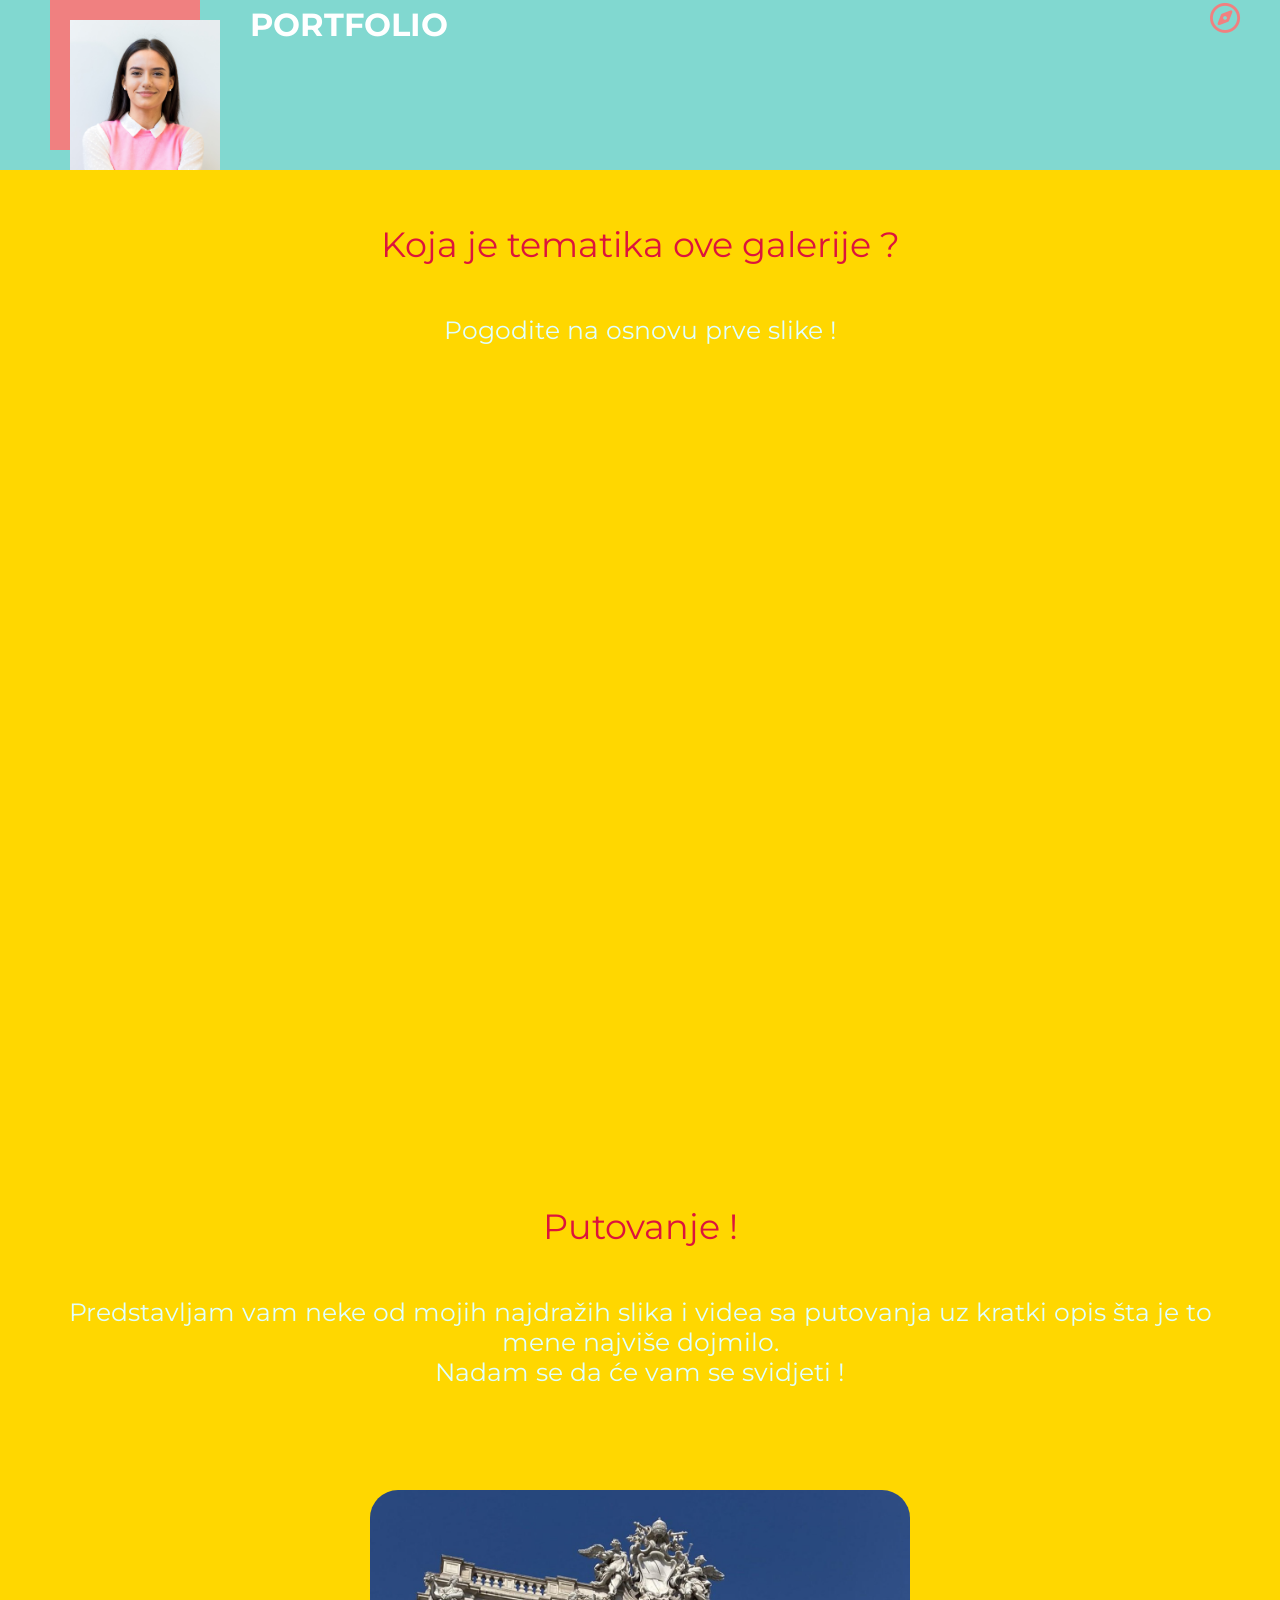
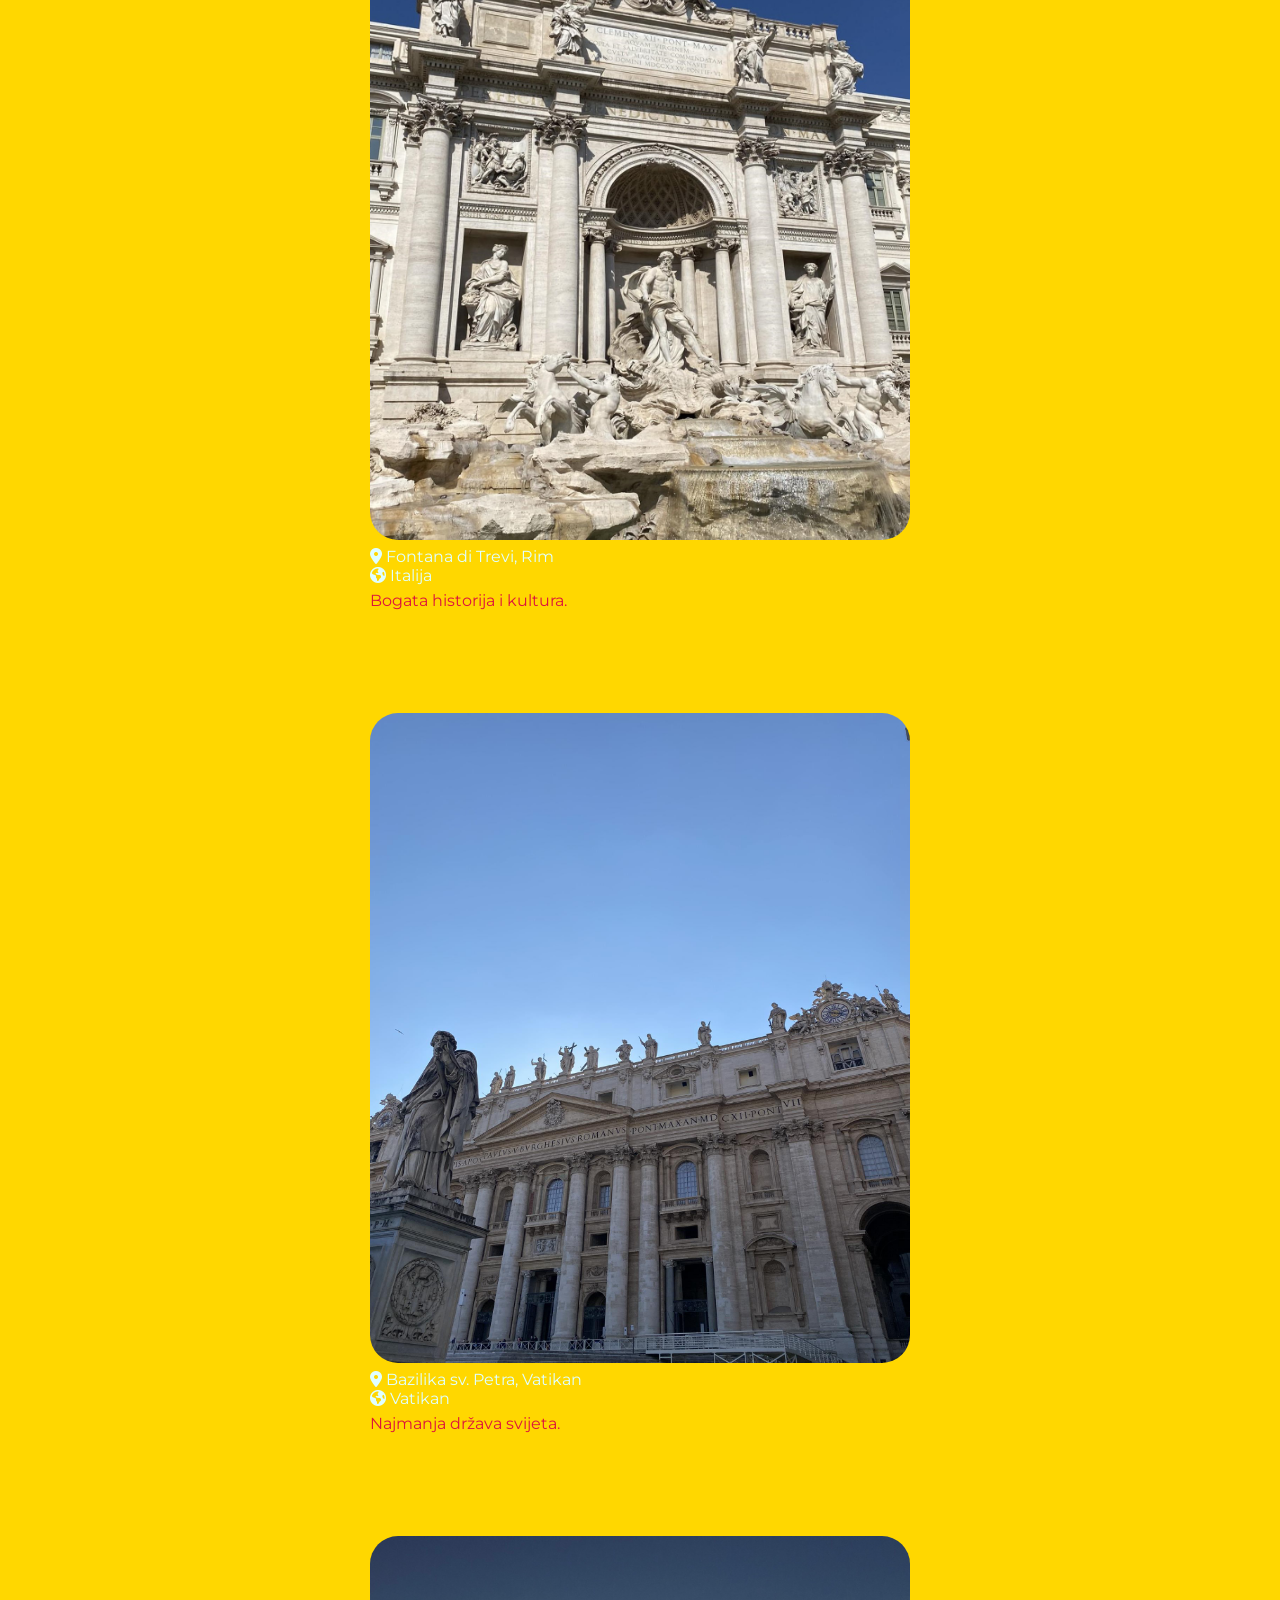
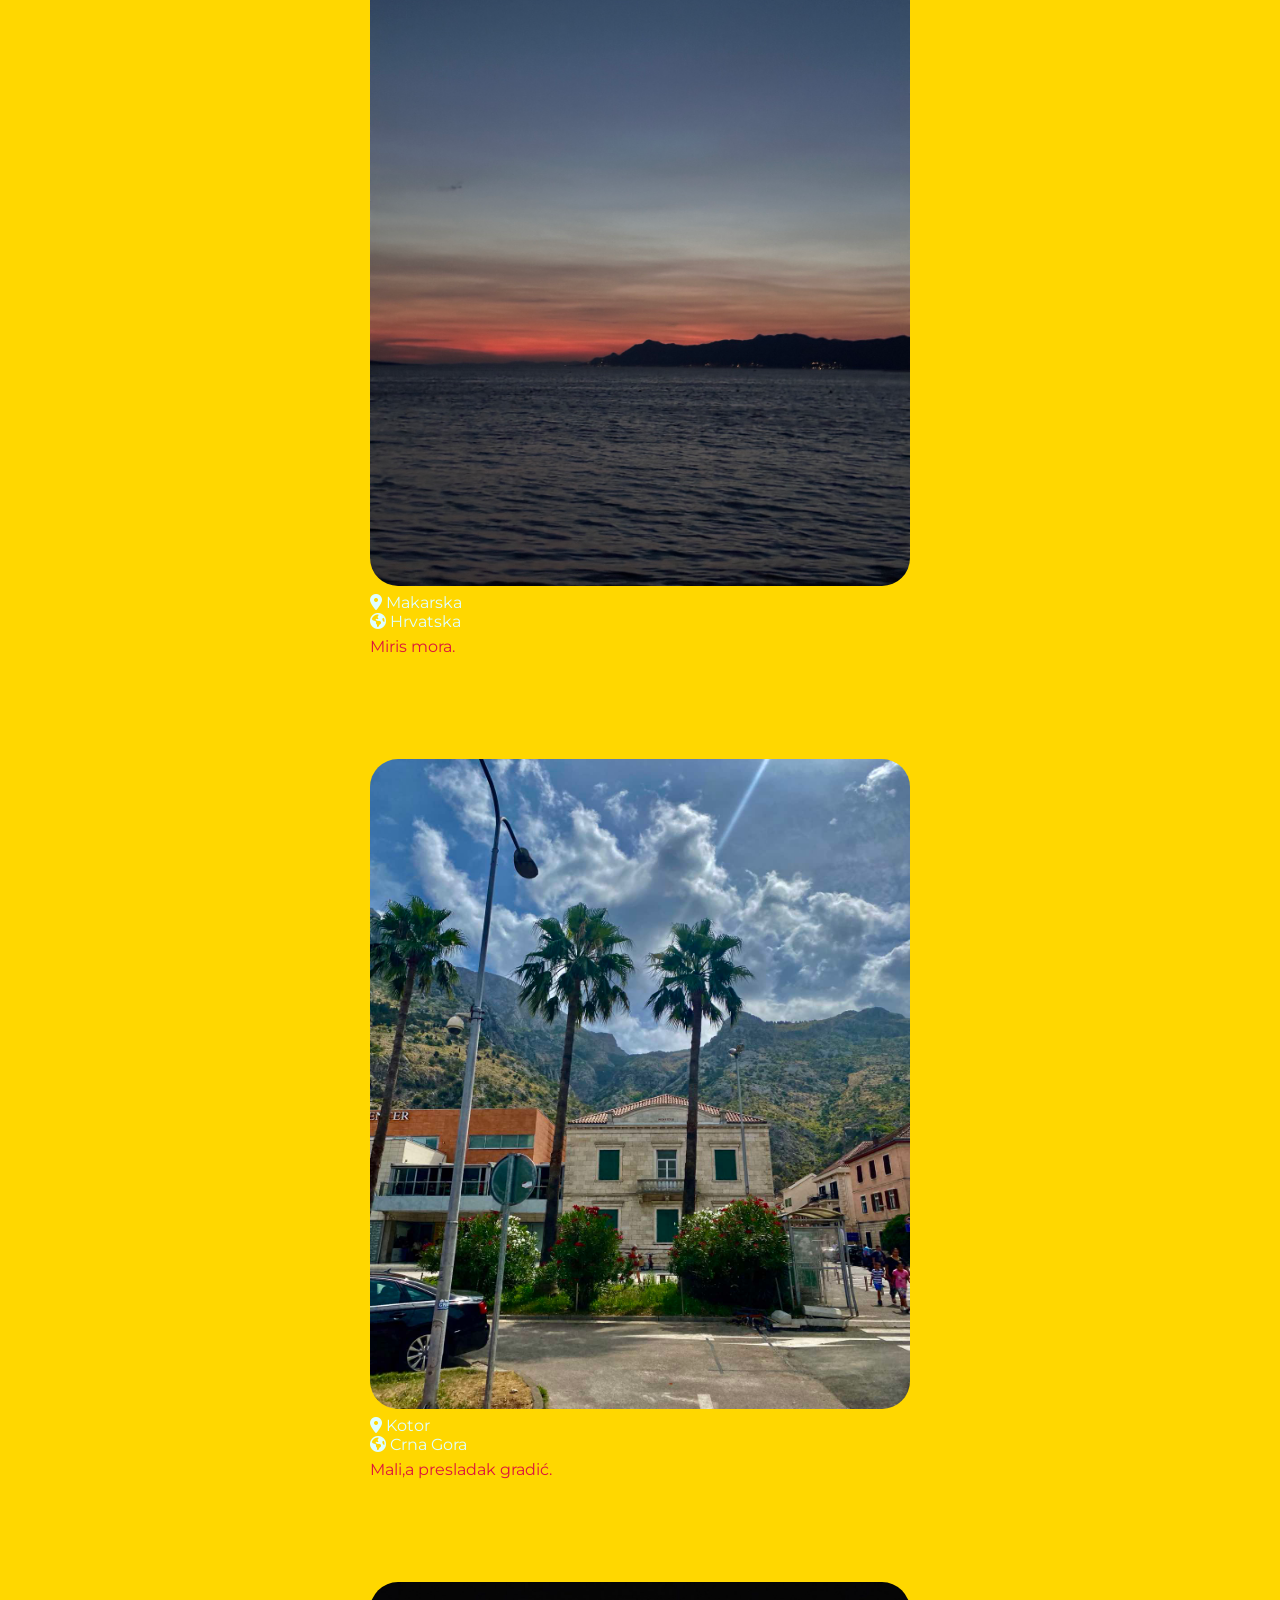
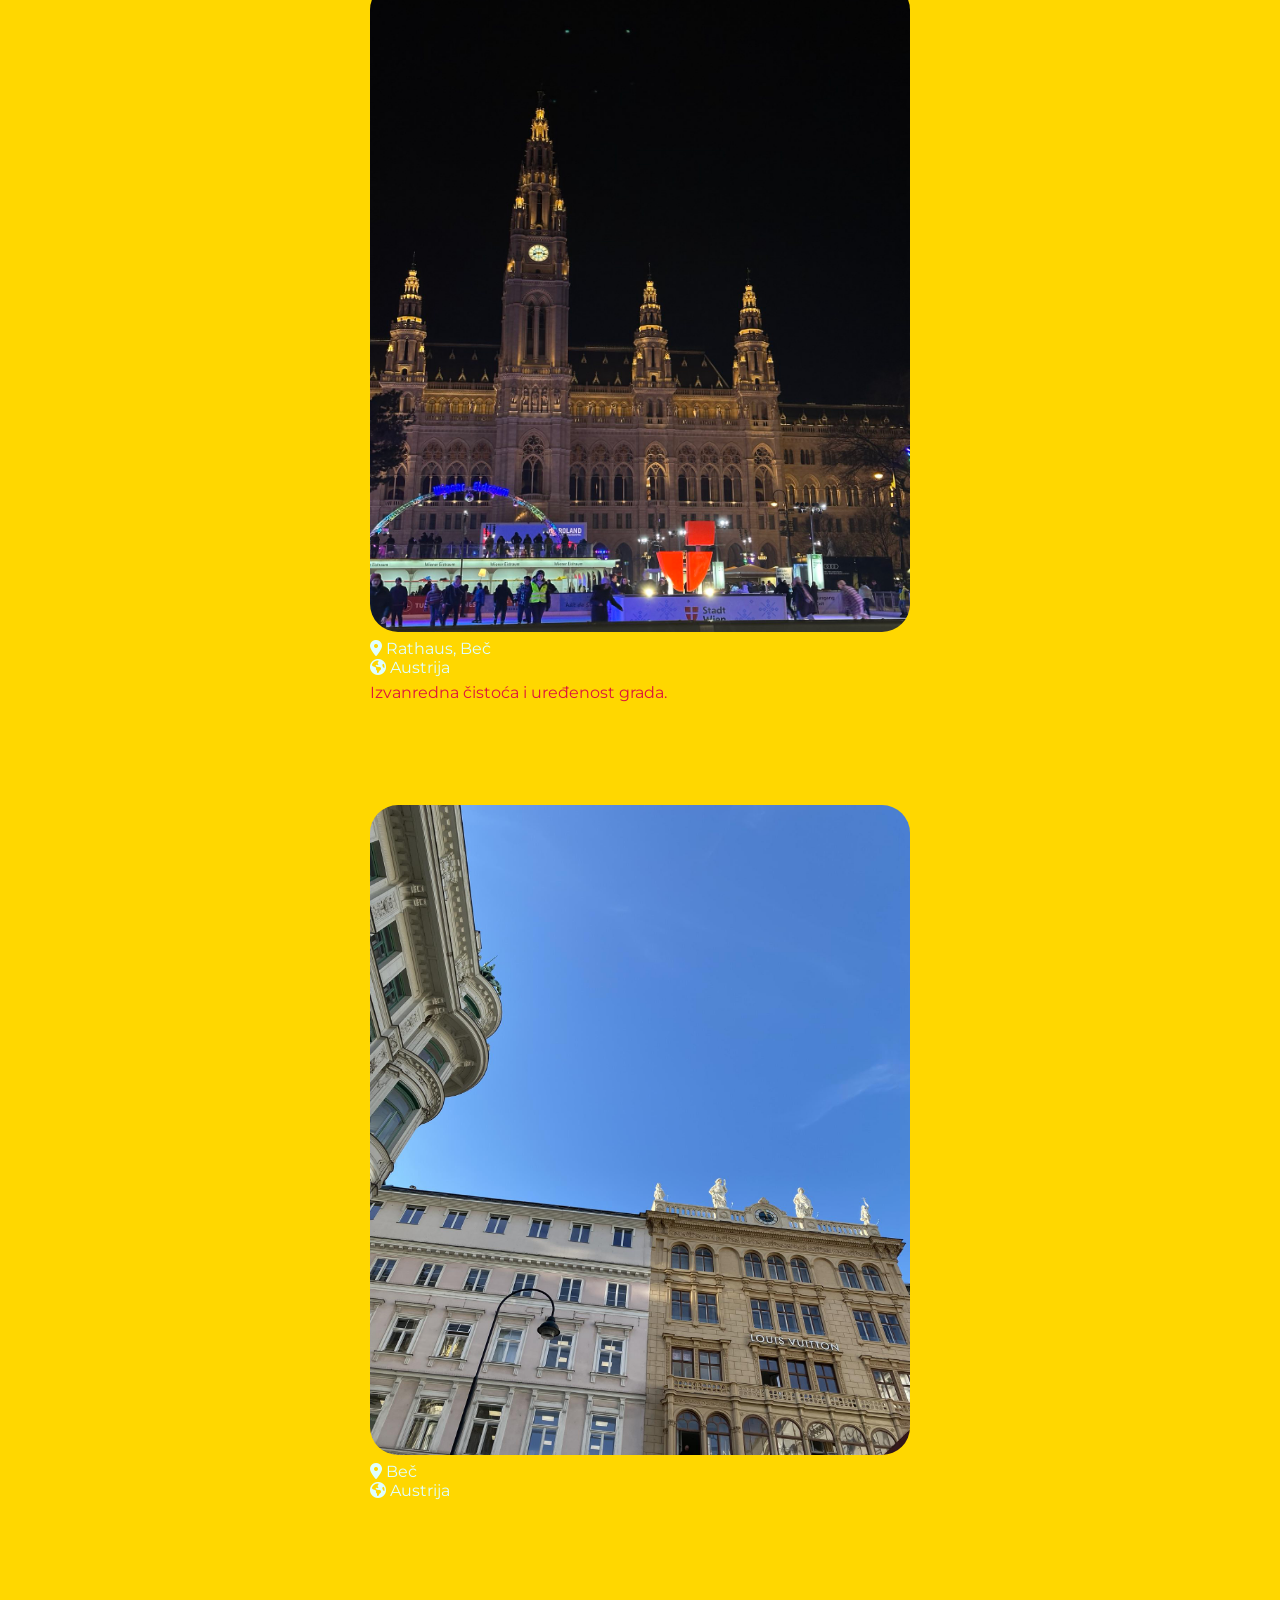
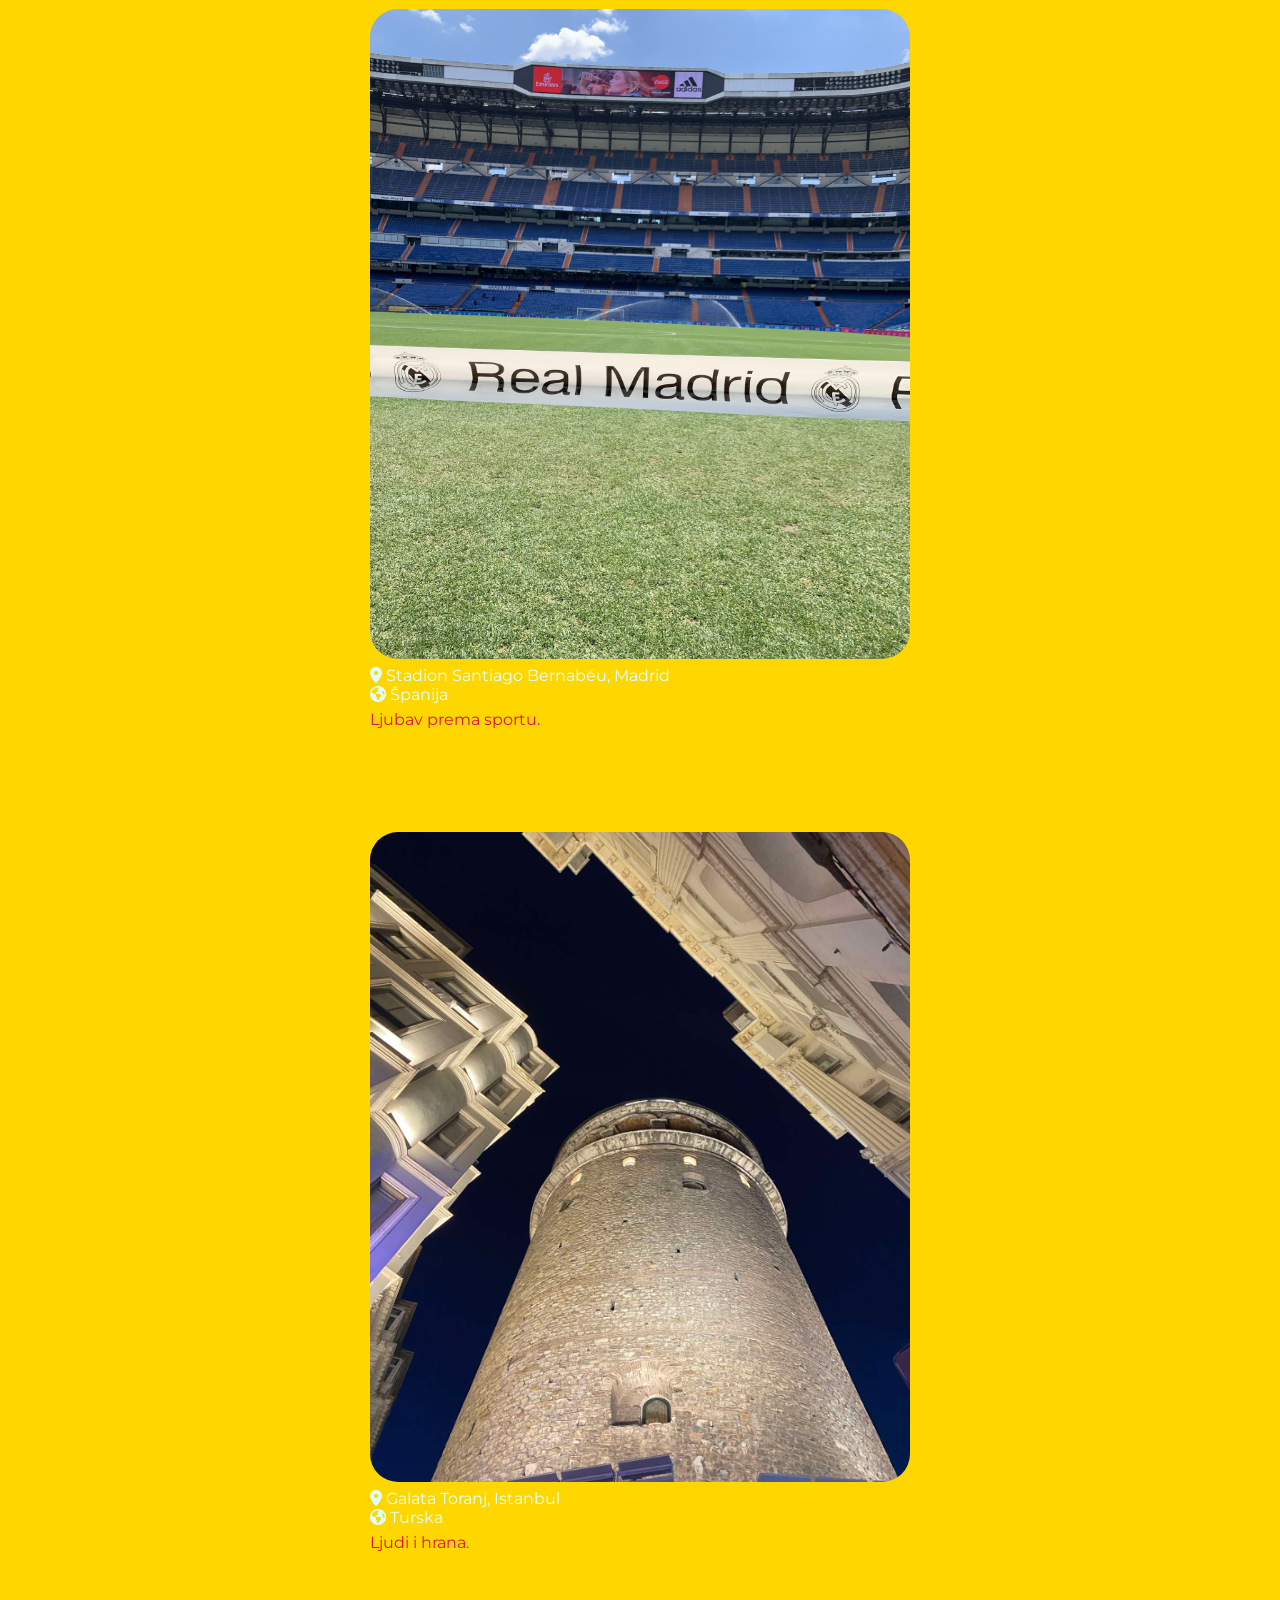
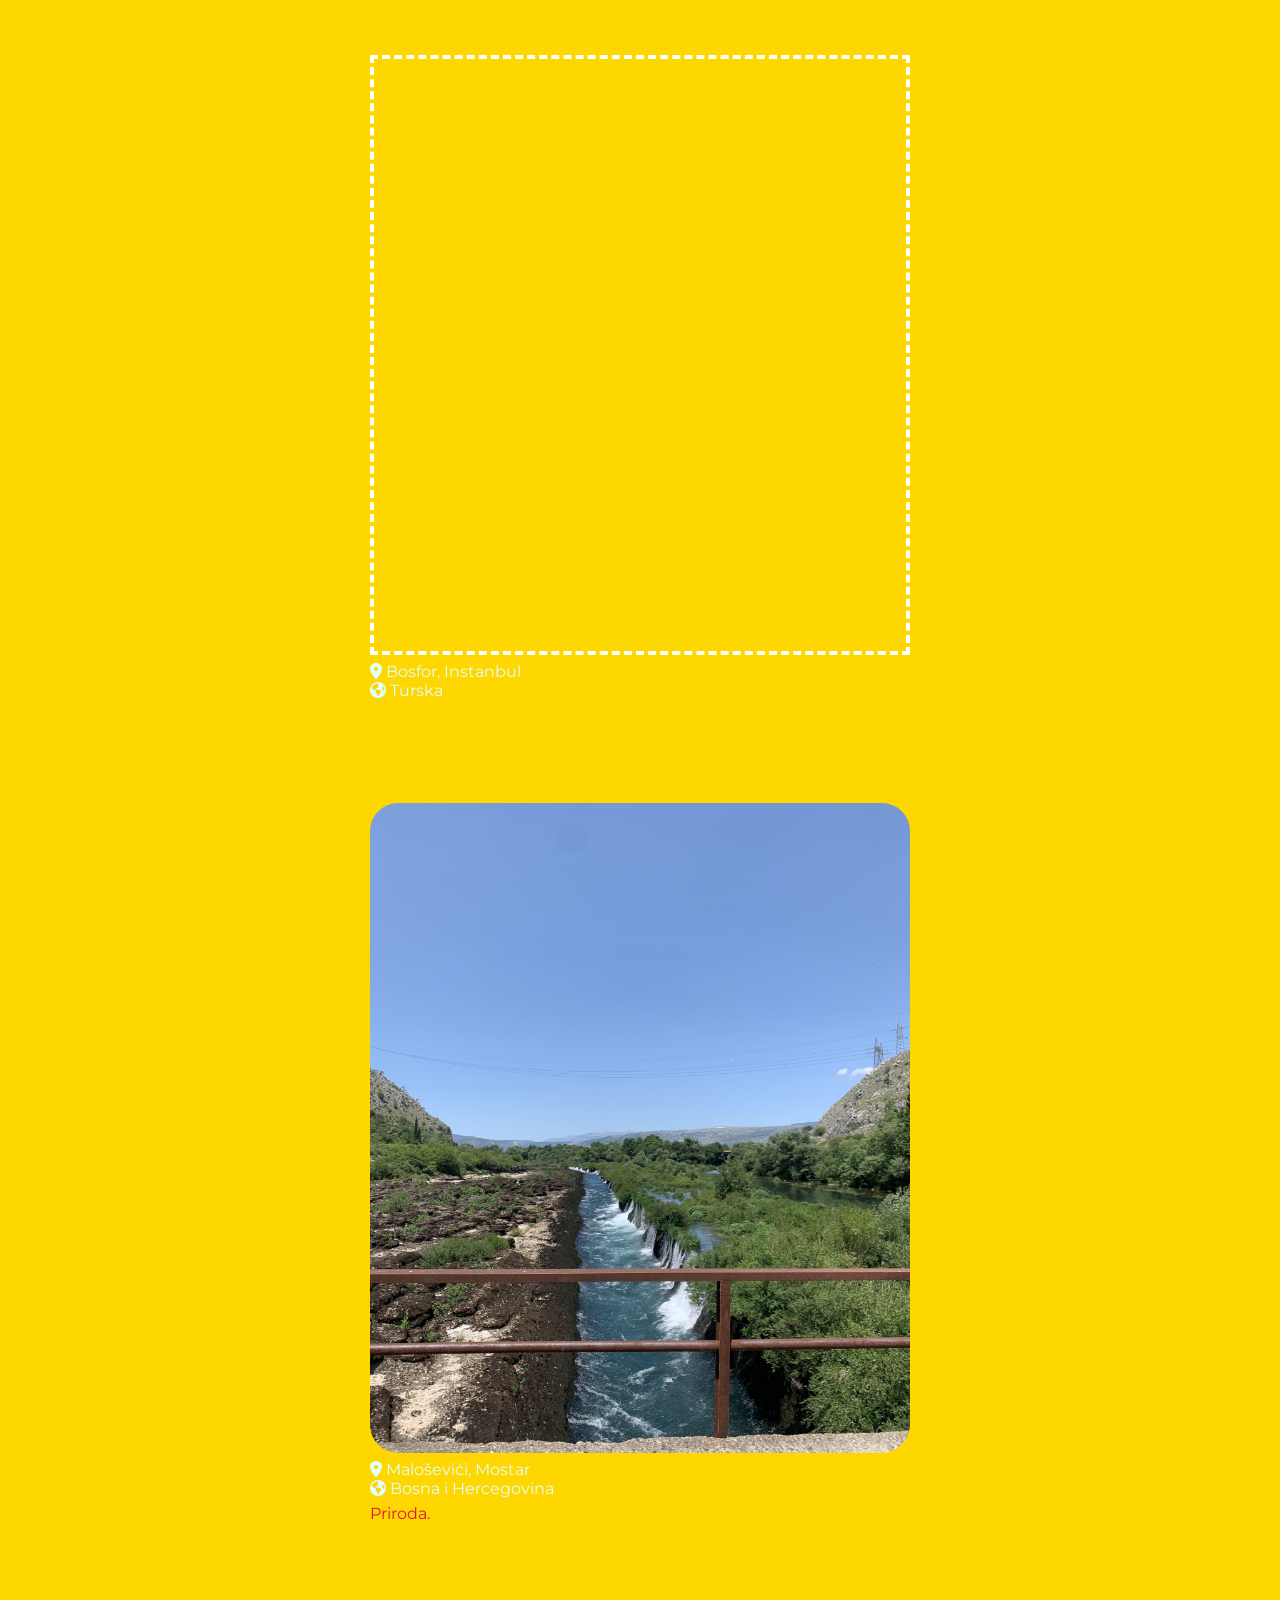
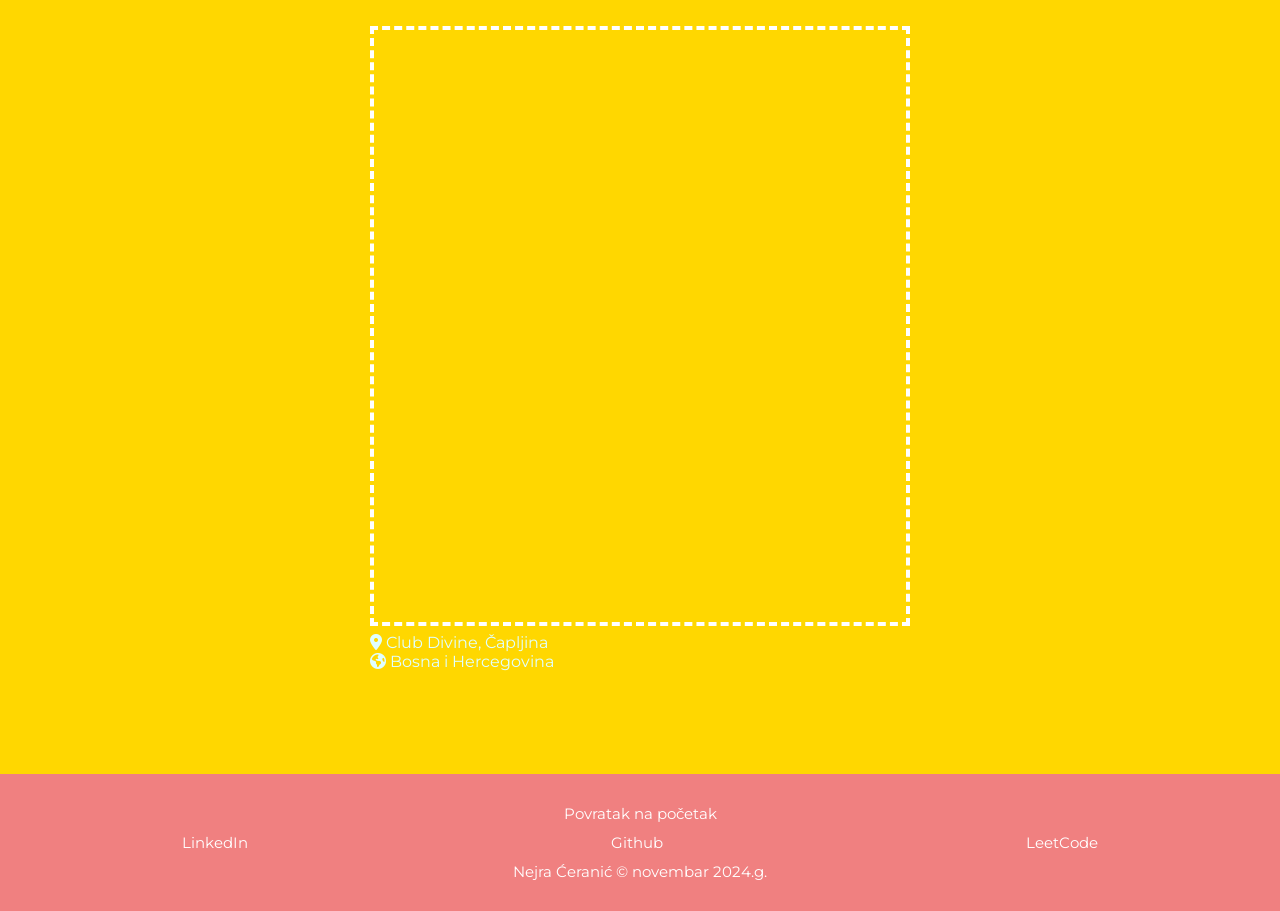
<file: galerija2.html>
<!DOCTYPE html>
<html>
<head>
	<meta charset="utf-8">
	<!-- CSS FAJLOVI -->
	<link rel="stylesheet" href="headerfooter.css">
	<link rel="stylesheet" href="galerija2.css">
	<meta name="viewport" content="width=device-width, initial-scale=1">
	<title>Galerija 2</title>
	<!-- IKONA U TABU -->
	<link rel="icon" type="image/x-icon" href="https://static-00.iconduck.com/assets.00/heart-small-icon-512x429-018334do.png">
	<!-- UBRZAVAJU UCITAVANJE GOOGLE FONTOVA -->
	<link rel="preconnect" href="https://fonts.googleapis.com">
	<link rel="preconnect" href="https://fonts.gstatic.com" crossorigin>
	<!--  GOOGLE FONT -->
	<link href="https://fonts.googleapis.com/css2?family=Montserrat:ital,wght@0,100..900;1,100..900&display=swap" rel="stylesheet"> 
  	<!-- Povezivanje Font Awesome biblioteke -->
  	<link rel="stylesheet" href="https://cdnjs.cloudflare.com/ajax/libs/font-awesome/6.0.0-beta3/css/all.min.css">


	
</head>
<body>
	<nav>
		<input type="checkbox" id="check" class="menu">
		<label for="check" class="menu">
			<i class="fa-regular fa-compass"></i>
		</label>
		<a href="index.html"><img src="img/maturska-slika.JPG"></a>
			<div class="square"></div>
		<label class="naslov">PORTFOLIO</label>
			<ul>
			<li><a href="index.html">BIOGRAFIJA</a></li>
			<li><a href="projekti.html">PROJEKTI</a></li>
			<li><a href="blog.html">BLOG</a></li>
			<li><a href="galerija1.html">GALERIJA 1</a></li>
			<li><a href="galerija2.html">GALERIJA 2</a></li>
			<!--
			<li>
			<form class="search">
				<i class="fa-solid fa-magnifying-glass" style="color: white;"></i>
				<input class="search-input" type="search" placeholder="Search">
			</form>
			</li>
			-->
			</ul>
		</label>
	</nav>
	<main>
		<div class="flex-container">
			<div>
			<p class="naslov1" style="color: #DC143C;">Koja je tematika ove galerije ?</br></br></p>
			<p class="naslov2">Pogodite na osnovu prve slike !</p>
			</div>
			<div>
				<img class="slika1" src="img-galerija2/slika1.jpg">
			</div>
			<div>
			<p class="naslov1" style="color: #DC143C;">Putovanje !</br></br></p>
			<p class="naslov2">Predstavljam vam neke od mojih najdražih slika i videa sa putovanja uz kratki opis šta je to mene najviše dojmilo.</br> Nadam se da će vam se svidjeti !</p>
			</div>
			<div>
				<img src="img-galerija2/slika2.jpg">
				<p>
					<i class="fa fa-map-marker-alt"></i> Fontana di Trevi, Rim</br>
					<i class="fa-solid fa-earth-americas"></i> Italija</br>
				</p>
				<p style="color: #DC143C;">Bogata historija i kultura.</p>
			</div>
			<div>
				<img src="img-galerija2/slika2.1.jpg">
				<p>
					<i class="fa fa-map-marker-alt"></i> Bazilika sv. Petra, Vatikan</br>
					<i class="fa-solid fa-earth-americas"></i> Vatikan</br>
				</p>
				<p style="color: #DC143C;">Najmanja država svijeta.</p>
			</div>
			<div>
				<img src="img-galerija2/slika3.jpg">
				<p>
					<i class="fa fa-map-marker-alt"></i> Makarska</br>
					<i class="fa-solid fa-earth-americas"></i> Hrvatska</br>
				</p>
				<p style="color: #DC143C;">Miris mora.</p>
			</div>
			<div>
				<img src="img-galerija2/slika3.1.jpg">
				<p>
					<i class="fa fa-map-marker-alt"></i> Kotor</br>
					<i class="fa-solid fa-earth-americas"></i> Crna Gora</br>
				</p>
				<p style="color: #DC143C;">Mali,a presladak gradić.</p>
			</div>
			<div>
				<img src="img-galerija2/slika4.jpg">
				<p>
					<i class="fa fa-map-marker-alt"></i> Rathaus, Beč</br>
					<i class="fa-solid fa-earth-americas"></i> Austrija</br>
				</p>
				<p style="color: #DC143C;">Izvanredna čistoća i uređenost grada.</p>
			</div>
			<div>
				<img src="img-galerija2/slika4.1.jpg">
				<p>
					<i class="fa fa-map-marker-alt"></i> Beč</br>
					<i class="fa-solid fa-earth-americas"></i> Austrija</br>
				</p>
				<p style="color: #DC143C;"></p>
			</div>
			<div>
				<img src="img-galerija2/slika6.1.jpg">
				<p>
					<i class="fa fa-map-marker-alt"></i> Stadion Santiago Bernabéu, Madrid</br>
					<i class="fa-solid fa-earth-americas"></i> Španija</br>
				</p>
				<p style="color: #DC143C;">Ljubav prema sportu.</p>
			</div>
			<div>
				<img src="img-galerija2/slika5.jpg">
				<p>
					<i class="fa fa-map-marker-alt"></i> Galata Toranj, Istanbul</br>
					<i class="fa-solid fa-earth-americas"></i> Turska</br>
				</p>
				<p style="color: #DC143C;">Ljudi i hrana.</p>
			</div>
			<div>
			<video autoplay muted loop>
  				<source src="img-galerija2/video.mp4" type="video/mp4">
			</video>
			<p>
				<i class="fa fa-map-marker-alt"></i> Bosfor, Instanbul</br>
				<i class="fa-solid fa-earth-americas"></i> Turska</br>
				</p>
			</div>
			<div>
				<img src="img-galerija2/slika7.jpg">
				<p>
					<i class="fa fa-map-marker-alt"></i> Maloševići, Mostar</br>
					<i class="fa-solid fa-earth-americas"></i> Bosna i Hercegovina</br>
				</p>
				<p style="color: #DC143C;">Priroda.</p>
			</div>
			<div>
			<video autoplay muted loop>
  				<source src="img-galerija2/video2.mp4" type="video/mp4">
			</video>
			<p>
				<i class="fa fa-map-marker-alt"></i> Club Divine, Čapljina</br>
				<i class="fa-solid fa-earth-americas"></i> Bosna i Hercegovina</br>
			</div>
		</div>
	</main>




	 
	<footer style="background-color: lightcoral; text-align: center; color: white;">
		<a href=#top style="color: white; background-color: lightcoral;">Povratak na početak</a>
		<div class="grid-footer">
			<a class="item1" href="https://www.linkedin.com/in/nejra-ceranic-476173336/" target="_blank">LinkedIn</a>
			<a class="item2" href="https://github.com/Nejra02" target="_blank">Github</a>
			<a class="item3" href="https://leetcode.com/u/nejra02/" target="_blank">LeetCode</a>
		</div>
		Nejra Ćeranić &copy novembar 2024.g.
	</footer>

</body>
</html>
</file>
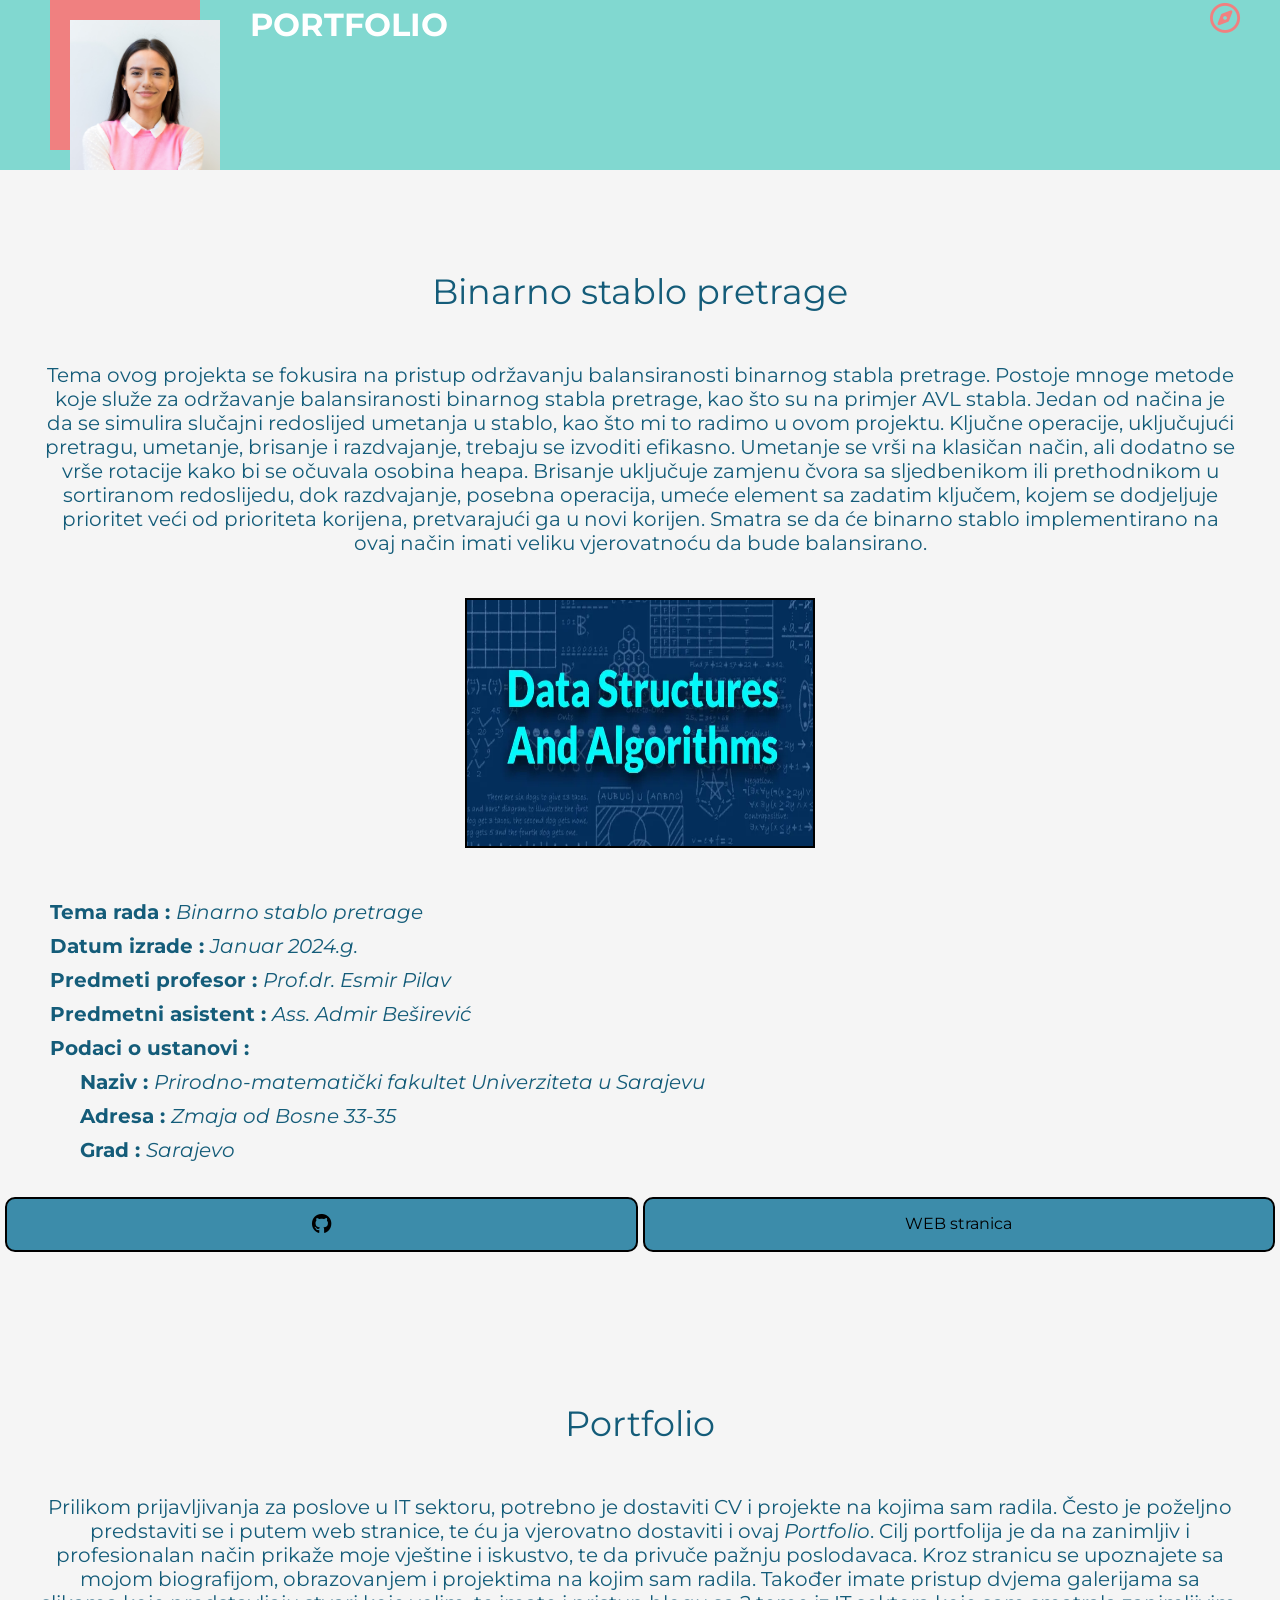
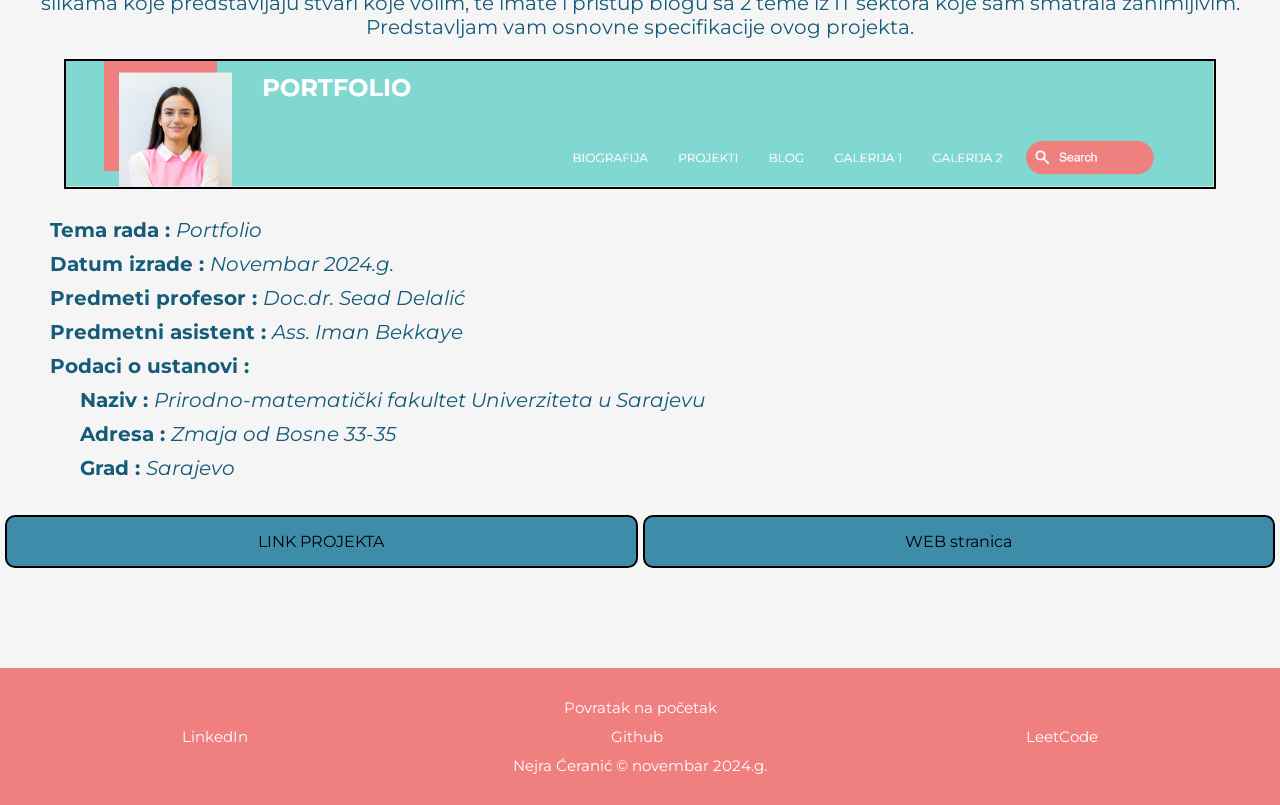
<file: projekti.html>
<!DOCTYPE html>
<html>
<head>
	<meta charset="utf-8">
	<!-- CSS FAJLOVI -->
	<link rel="stylesheet" href="headerfooter.css">
	<link rel="stylesheet" href="projekti.css">
	<meta name="viewport" content="width=device-width, initial-scale=1">
	<title>Projekti</title>
	<!-- IKONA U TABU -->
	<link rel="icon" type="image/x-icon" href="https://static-00.iconduck.com/assets.00/heart-small-icon-512x429-018334do.png">
	<!-- UBRZAVAJU UCITAVANJE GOOGLE FONTOVA -->
	<link rel="preconnect" href="https://fonts.googleapis.com">
	<link rel="preconnect" href="https://fonts.gstatic.com" crossorigin>
	<!--  GOOGLE FONT -->
	<link href="https://fonts.googleapis.com/css2?family=Montserrat:ital,wght@0,100..900;1,100..900&display=swap" rel="stylesheet"> 
  	<!-- Povezivanje Font Awesome biblioteke -->
  	<link rel="stylesheet" href="https://cdnjs.cloudflare.com/ajax/libs/font-awesome/6.0.0-beta3/css/all.min.css">


	
</head>
<body>
	<nav>
		<input type="checkbox" id="check" class="menu">
		<label for="check" class="menu">
			<i class="fa-regular fa-compass"></i>
		</label>
		<a href="index.html"><img src="img/maturska-slika.JPG"></a>
			<div class="square"></div>
		<label class="naslov">PORTFOLIO</label>
			<ul>
			<li><a href="index.html">BIOGRAFIJA</a></li>
			<li><a href="projekti.html">PROJEKTI</a></li>
			<li><a href="blog.html">BLOG</a></li>
			<li><a href="galerija1.html">GALERIJA 1</a></li>
			<li><a href="galerija2.html">GALERIJA 2</a></li>
			<!--
			<li>
			<form class="search">
				<i class="fa-solid fa-magnifying-glass" style="color: white;"></i>
				<input class="search-input" type="search" placeholder="Search">
			</form>
			</li>
			-->
			</ul>
		</label>
	</nav>

	<main>

		<div class="item">
			<p style="font-size: 35px; padding-top: 0px; padding-bottom: 50px;">Binarno stablo pretrage</p></li>
			<p id="opis">Tema ovog projekta se fokusira na pristup održavanju balansiranosti binarnog stabla pretrage. Postoje mnoge metode koje služe za održavanje balansiranosti binarnog stabla pretrage, kao što su na primjer AVL stabla. Jedan od načina je da se simulira slučajni redoslijed umetanja u stablo, kao što mi to radimo u ovom projektu. Ključne operacije, uključujući pretragu, umetanje, brisanje i razdvajanje, trebaju se izvoditi efikasno. Umetanje se vrši na klasičan način, ali dodatno se vrše rotacije kako bi se očuvala osobina heapa. Brisanje uključuje zamjenu čvora sa sljedbenikom ili prethodnikom u sortiranom redoslijedu, dok razdvajanje, posebna operacija, umeće element sa zadatim ključem, kojem se dodjeljuje prioritet veći od prioriteta korijena, pretvarajući ga u novi korijen. Smatra se da će binarno stablo implementirano na ovaj način imati veliku vjerovatnoću da bude balansirano.</p>
			<div class="slike-item">
				<img id="brišem" src="img-projekti/BSslika1.png">
				<img id="brišem" src="img-projekti/BSslika2.avif">
				<img id="nebrišem" src="img-projekti/BSslika3.webp">
				<img id="brišem" src="img-projekti/BSslika4.jpg">
			</div>
			<div class="paragraf">
					<div><strong>Tema rada : </strong><i>Binarno stablo pretrage</i></div>
					<div><strong>Datum izrade : </strong><i>Januar 2024.g.</i></div>
					<div><strong>Predmeti profesor : </strong><i>Prof.dr. Esmir Pilav</i></div>
					<div><strong>Predmetni asistent : </strong><i>Ass. Admir Beširević</i></div>
					<div><strong>Podaci o ustanovi : </strong></div>
						<section class="podparagraf">
						<div><strong>Naziv : </strong><i>Prirodno-matematički fakultet Univerziteta u Sarajevu</i></div>
						<div><strong>Adresa : </strong><i>Zmaja od Bosne 33-35</i></div>
						<div><strong>Grad : </strong><i>Sarajevo</i></div>
						</section>
						
					
				
			</div>
			<div class="linkovi">
				<a class="box2" href="https://github.com/Nejra02/binary-tree" target="_blank"><i class="fa-brands fa-github" style="font-size: 20px;"></i></a>
				<a class="box2" href="https://pmf.unsa.ba/" target="_blank">WEB stranica</a>
			</div>
		</div>


		<div class="item">
			<p style="font-size: 35px; padding-top: 50px; padding-bottom: 50px;">Portfolio</p></li>
			<p id="opis">Prilikom prijavljivanja za poslove u IT sektoru, potrebno je dostaviti CV i projekte na kojima sam radila. Često je poželjno predstaviti se i putem web stranice, te ću ja vjerovatno dostaviti i ovaj <i>Portfolio</i>. Cilj portfolija je da na zanimljiv i profesionalan način prikaže moje vještine i iskustvo, te da privuče pažnju poslodavaca. Kroz stranicu se upoznajete sa mojom biografijom, obrazovanjem i projektima na kojim sam radila. Također imate pristup dvjema galerijama sa slikama koje predstavljaju stvari koje volim, te imate i pristup blogu sa 2 teme iz IT sektora koje sam smatrala zanimljivim. Predstavljam vam osnovne specifikacije ovog projekta.</p>
			<div>
				<img src="img-projekti/slikaprojekatweb.png" style="width: 90%; height: 100%; border: 2px solid black;">
			</div>
			<div class="paragraf">
					<div><strong>Tema rada : </strong><i>Portfolio</i></div>
					<div><strong>Datum izrade : </strong><i>Novembar 2024.g.</i></div>
					<div><strong>Predmeti profesor : </strong><i>Doc.dr. Sead Delalić</i></div>
					<div><strong>Predmetni asistent : </strong><i>Ass. Iman Bekkaye</i></div>
					<div><strong>Podaci o ustanovi : </strong></div>
						<section class="podparagraf">
						<div><strong>Naziv : </strong><i>Prirodno-matematički fakultet Univerziteta u Sarajevu</i></div>
						<div><strong>Adresa : </strong><i>Zmaja od Bosne 33-35</i></div>
						<div><strong>Grad : </strong><i>Sarajevo</i></div>
						</section>
			</div>
			<div class="linkovi">
				<a class="box2" href="index.html" target="_blank">LINK PROJEKTA</a>
				<a class="box2" href="https://pmf.unsa.ba/" target="_blank">WEB stranica</a>
			</div>
		</div>
		
	</main>


	<footer style="background-color: lightcoral; text-align: center; color: white;">
		<a href=#top style="color: white; background-color: lightcoral;">Povratak na početak</a>
		<div class="grid-footer">
			<a class="item1" href="https://www.linkedin.com/in/nejra-ceranic-476173336/" target="_blank">LinkedIn</a>
			<a class="item2" href="https://github.com/Nejra02" target="_blank">Github</a>
			<a class="item3" href="https://leetcode.com/u/nejra02/" target="_blank">LeetCode</a>
		</div>
		Nejra Ćeranić &copy novembar 2024.g.
	</footer>

</body>
</html>
</file>
<file: headerfooter.css>
/* RESPONZIVNI HEADER UZ MOJE DODATKE SA LINKA https://www.youtube.com/watch?v=oLgtucwjVII */

*{
	padding: 0;
	margin: 0;
	text-decoration: none;
	list-style: none;
	box-sizing: border-box;
}

body{
	font-family: 'Montserrat', sans-serif;
}

nav{
	width: 100%;
	height: 170px;
	background-color: #81D8D0;
}

nav img{
	position: absolute; /* za pozicioniranje square-a u odnosu na sliku */
	width: 150px;
	height: 150px;
	margin: 20px 70px;
	z-index: 1; /* omogucava redoslijed tj. sta je slika ispred*/
}

.square{
	position: absolute;
	z-index: 0;
	width: 150px;
	height: 150px;
	margin: 0px 50px;
	background-color: lightcoral;
}

.naslov{
	color: white;
	padding-left: 250px;
	font-size: 32px;
	font-weight: bold;
	line-height: 50px; /* razmak izmedju linija teksta */
}

nav ul{
	float: right;
	margin-right: 20px;
	margin-top: 55px;
}

nav ul li{
	display: inline-block;
	line-height: 160px;
	margin: 0 5px;
}

nav ul li a{
	color: white;
	font-size: 17px;
	padding: 7px 13px;
}

.menu{
	font-size: 30px;
	color: lightcoral;
	float: right;
	padding-bottom: 30px;
	margin-right: 40px;
	cursor: pointer;
	display: none;
}

#check{
	display: none;
}

.search{	
	display: flex;
	align-items: center;
	padding: 10px;
	border-radius: 28px;
	background: #f6f6f6;
	/*float: right;*/
	max-width: 60%;
	width: 100%;
	background: lightcoral;
}

.search-input{
	width: 100%;
	font-size: 16px;
	font-family: 'Lexed', sans-serif;
	color: lightgrey;
	margin-left: 10px;
	border: none;
	background: transparent;
	flex: 1;  /* da search diktira sirinu search-inputa, dobro za responzivnost */
}

.search-input::placeholder{
	color: white;
}

footer{
	width: 100%;
	padding-top: 30px;
	padding-bottom: 30px;
	background-color: lightcoral;
	text-align: center;
	color: white;
	align-content: center;
} 

.footer a{
	text-align: center; 
	color: white;
}


.grid-footer{
	display: grid;
	width: 100%;
	background-color: lightcoral;
	text-align: center;
	grid-template-columns: auto auto auto;
	font-family: 'Montserrat';
	font-size: 15px;

}

.grid-footer a{
	padding: 10px;
	color: white;
	background-color: lightcoral;
}


@media (max-width: 700px){ /* 700 zbog tabele */
	nav img{
		height: 80px;
		width: 80px;
		margin: 20px 20px;	
	}

	.square{
		height: 80px;
		width: 80px;
		margin: 0 0;
	}
	
	.naslov{
		font-size: 30px;
		padding-left: 110px;
	}

	nav ul li a{
		font-size: 16px;
	}

	footer{
		font-size: 12px;
	}

	.search{
		background-color: #81D8D0;
		width: 130px;
	}


}

@media (max-width: 1360px){
	.menu{
		display: block;
	}

	ul{
		position: absolute;
		width: 100%;
		background: lightcoral;
		height: 100vh;
		top: 115px;
		left: -100%;
		margin: 0 auto;
		transition: all .5s;
	}

	nav ul li{
		display: block;
		margin: 50px 0;
		line-height: 30px;
	}
	nav ul li a{
		font-size: 20px;
	}

	footer{
		font-size: 15px;
	}

	.search{
		background-color: #81D8D0;
		width: 130px;
	}
	
	#check:checked ~ ul{
		left: 0; /* da se pojavi slijeva */
	}
}
</file>
<file: stil.css>
main{
	padding: 100px 20px;
	background-color: beige;
	text-align: left;
	color: #696969;
}

h1{
	font-weight: bold;
	color: #5C4033;
	text-align: center;
	padding-top: 50px;
	padding-bottom: 50px;
}

p{
	font-size: 20px;
	text-align: center;

}

.meni-container{
	display: flex;
	width: 100%;
	height: 160px;
  	align-items: center; 
  	justify-content: center; 
  	gap: 20px; 
  	margin: 20px auto;
}	

.meni-container img{
	width: 150px;
	height: 150px;
	border-radius: 50%;
}


.lista div{
	font-size: 17px;
	padding-top: 4px;
	padding-bottom: 4px;
}

.linkovi{
	display: flex;
	gap: 5px;
}


.box{
	float: center;
	display: block;
	width: 100%;
	text-align: center;
	color: lightcoral;
	border: 2px solid lightcoral;
	border-radius: 10px;
	padding: 10px;
	transition: background-color 0s; 
}

.box:hover {
    background-color: #FFB6C1; 
}


table, tr, td, th{
	margin: 0 auto;
	padding: 10px;
	text-align: left;
	border: 1px solid black;
  	border-collapse: collapse;
}

th, strong{
	color: lightcoral;
}

.item{
	display: block;
}

.slike-item{
	display: flex;
	flex-direction: row;
	width: 100%;
	height: 300px;
	align-items: center; 
  	justify-content: center; 
	padding-top: 20px;
	padding-bottom: 20px;
	gap: 5px;
}

.slike-item img{
	max-width: 400px;
	height: 100%;
	border: 2px solid black;
}

.tekst-maturski{
	padding-bottom: 20px;
}


.tekst-maturski div{
	font-size: 20px;
	padding-top: 5px;
	padding-bottom: 5px;
}

.forma {
  	display: grid;
  	justify-content: center;
  	grid-template-rows: auto;
  	row-gap: 10px;
}


.izgled{
	padding: 15px;
	font-size: 17px;
	border: 2px solid black;
	border-radius: 28px;
	background: #f6f6f6;
	max-width: 90%;
	width: 100%;
	background: lightgrey;
}


/* RESPONZIVNOST */

@media (max-width: 1450px){ /* poremete se slike*/
	.slike-item{
		height: 100%;
		flex-direction: column;
	}

}

@media (max-width: 700px){ /* poremeti se tabela */
	#trebasmanjiti{
		overflow-x:auto;
	}
}
</file>
<file: blog.css>
main{
	padding-top: 100px;
	background-color: #2F4F4F;
	text-align: left;
	color: white;
	padding-bottom: 100px;
	font-family: 'Montserrat',sans-serif;
	font-size: 20px;
}


.topics{
	display: flex;
	width: 100%;
	height: auto;
	justify-content: center;
	align-items: center;
	padding-bottom: 100px;

}

.item{
	width: 50%;
	height: 100%;
	text-align: center;
	padding-bottom: 10px;
}

.item img{
	width: 200px;
	height: 200px;
	border-radius: 10px;
}

.topics div a{
	color: white;
	text-align: center;
	font-size: 20px;
}

.tema{
	padding-left: 30px;
	padding-right: 30px;
	padding-top: 100px;
	padding-bottom: 100px;
}


.sadržaj{
	display: flex;
	padding-bottom: 20px;
	flex-direction: column;
}

.sadržaj ol a li{
	padding-bottom: 15px;
	padding-left: 40px;
	color: #D3D3D3;
}

.podnaslov{
	display: flex;
	padding-top: 20px;
	padding-bottom: 20px;
	flex-direction: row;
	align-items: center;
	padding-left: 40px;
	padding-right: 40px;
}

.podnaslov img{
	width: 30%;
	height: 250px;
	padding-left: 20px;
	padding-right: 20px;
}



.tekst{
	text-align: center;
	font-size: 17px;
	color: #D3D3D3;

}


.sadržaj2{
	border-collapse: collapse;
	margin: 0 auto;
}

.sadržaj2 tr, td, th, table{
	border: 2px solid #FFFF00;;
	padding: 10px;
	text-align: left;
}



.sadržaj2 td a{
	color: white;
}

/* RESPONZIVNOST */

@media (max-width: 1350px){ /* slike se deformišu */
	.podnaslov{
		flex-direction: column;
	}

	.podnaslov img, .podnaslov iframe{
		width: 350px;
		height: 100%;
		padding-bottom: 20px;
		padding-top: 20px;
	}
}

@media (max-width: 850px){
	.item img{
		width: 150px;
		height: 150px;
	}
}
</file>
<file: galerija1.css>
main{
	padding: 100px 20px;
	background-color: beige;
	text-align: left;
	color: darkgrey;
}

p{
	font-size: 17px;
	text-align: left;
}

.paragraf{
	padding: 50px 20px;
}

.slike{
	display: flex;
	margin: 0 0;
	justify-content: center;
	column-gap: 50px;
	padding-bottom: 50px;
}

.slike img{
	width: 500px;
	height: 500px;
	padding: 20px;
	border: 4px solid #FFB6C1;
}

.slika3{
	text-align: center;
}

.slika3 p{
	text-align: center;
}

.slika3 img{
	width: 500px;
	height: 500px;
	padding: 20px;
	border: 4px solid #FFB6C1;
}

/* RESPONZIVNOST */

@media (max-width: 1500px){
	.slike{
		width: 100%;
		column-gap: 20px;
	}
	.slike div img, .slika3 img{
		width: 300px;
		height: 300px;
		padding: 10px;
		border: 2px solid #FFB6C1;
	}
}

@media (max-width: 700px){
	main{
		width: 100%;
		padding: 20px 20px;
	}
	h1, .paragraf h3{
		font-size: 15px;
	}

	.paragraf{
		padding: 20px 20px;
		width: 100%;
	}
	.slike{
		width: 100%;
		column-gap: 5px;
	}

	.slike div img, .slika3 img{
		width: 150px;
		height: 150px;
		padding: 5px;
		border: 2px solid #FFB6C1;
	}

	.slike p, .slika3 p, p, .paragraf{
		font-size: 8px;
	}

}
</file>
<file: galerija2.css>
body{
	margin: 0;
	padding: 0;
	/*background-color: #FFD700;*/
}

main{
	margin: 0;
	padding: 0;
	height: 100%;
	width: 100%;
	background-color: #FFD700;

}

.flex-container{
	display: flex;
	flex-direction: column;
	width: 100%;
	height: 100%;
	padding-top: 50px;
	padding-bottom: 100px;
	align-items: center;
	row-gap: 100px;
}

.flex-container div img{
	border-radius: 28px;
	width: 540px;
	height: 650px;
}

.flex-container div p{
	color: #E0FFFF;
	padding-top: 3px;
	padding-bottom: 3px;
}

.naslov1{
	font-size: 35px;
	text-align: center;
}

.naslov2{
	font-size: 25px;
	text-align: center;
	padding-left: 30px;
	padding-right: 30px;
}

.slika1{
	opacity: 0;
    transition: opacity 1s ease;
}

.slika1:hover{
	opacity: 1;
}

.flex-container div video{
	border: 4px dashed white;
	width: 540px; 
	height: 600px;
	padding: 20px;
}

/* RESPONZIVNOST */

@media (max-width: 600px){ /* slike postanu prevelike */
	body{
		margin: 0;
		padding: 0;
	}
	.flex-container div img, .flex-container div video{
	width: 300px;
	height: 450px;
	}

	.naslov1{
		font-size: 20px;
	}

	.naslov2{
		font-size: 15px;
	}

}
</file>
<file: projekti.css>
body{
	background: whitesmoke;
}


main{
	margin: 50px auto;
	text-align: center;
	color: #145c79;
}

.item{
	display: block;
	padding-top: 50px;
	padding-bottom: 50px;
}

#opis{
	font-size: 20px;
	padding-bottom: 20px;
	padding-left: 40px;
	padding-right: 40px;
}

.slike-item{
	width: 100%;
	height: 300px;
	align-content: center;
	padding-top: 20px;
	padding-bottom: 20px;
}

.slike-item img{
	max-width: 400px;
	height: 100%;
	border: 2px solid black;
}



.paragraf{
	text-align: left;
	padding-top: 20px;
	padding-bottom: 20px;
	padding-left: 50px;
	font-size: 20px;
}

.paragraf div{
	padding-top: 5px;
	padding-bottom: 5px;
}

.podparagraf{
	font-size: 20px;
	padding-bottom: 10px;
	padding-left: 30px;
}

.podparagraf div{
	padding-top: 5px;
	padding-bottom: 5px;
}

.linkovi{
	margin-left: 5px;
	margin-right: 5px;
	display: flex;
	gap: 5px;
}

.box1, .box2{
	float: center;
	display: block;
	width: 100%;
	text-align: center;
	color: black;
	border: 2px solid black;
	border-radius: 10px;
	padding: 15px;
	background-color: #3c8caa;
	transition: background-color 0s; 
}

.box1:hover {
    background-color: #DC143C; 
}

.box2:hover {
    background-color: #145c79;
}

/* RESPONZIVNOST */

@media (max-width: 1360px){ /* slike se poremete */
	#brišem{
	display: none;
	}

	#nebrišem{
		width: 350px;
		height: 250px;
	}

}

@media (max-width: 760px){
	.paragraf, .paragraf div, .podparagraf, .podparagraf div, #opis{
		padding-left: 10px;
		font-size: 10px;
	}
}
</file>
